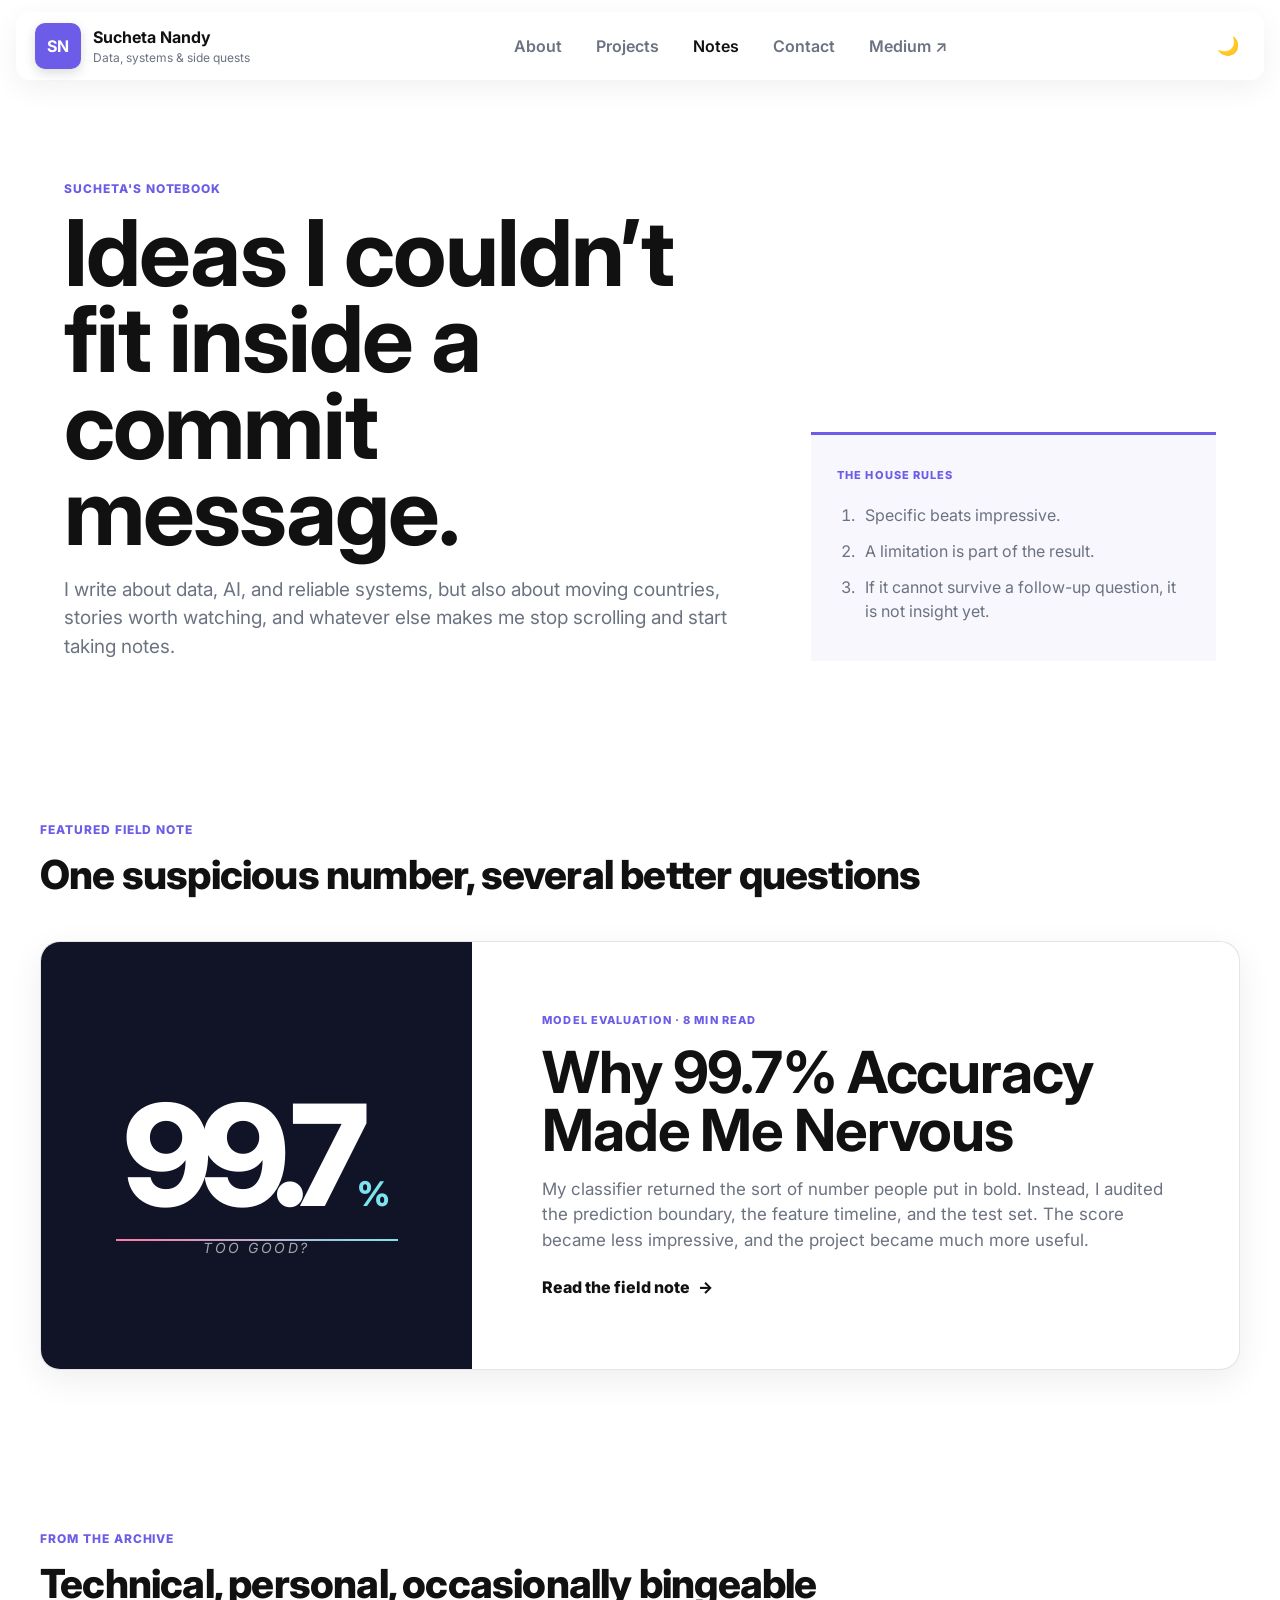
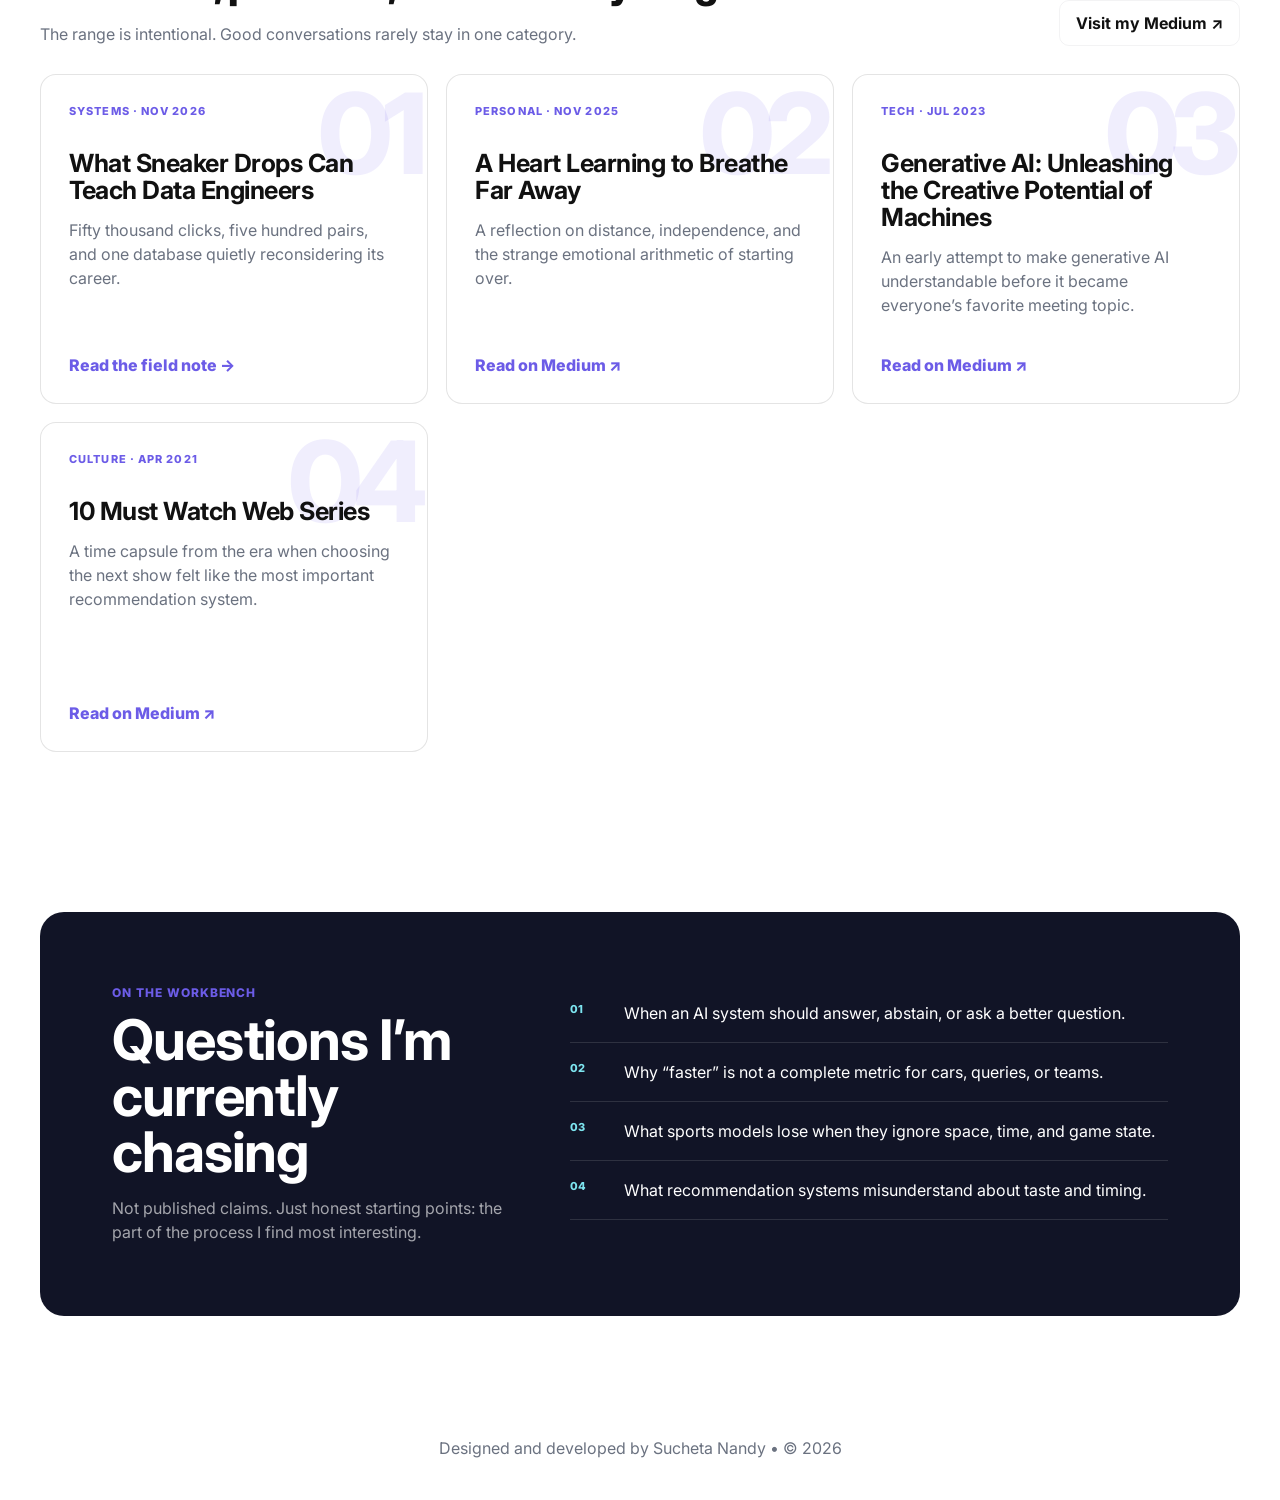
<file: notes.html>
<!doctype html>
<html lang="en">

<head>
  <meta charset="utf-8" />
  <meta name="viewport" content="width=device-width, initial-scale=1" />
  <title>Notes | Sucheta Nandy</title>
  <meta name="description" content="Sucheta Nandy writes about data, AI, systems, model evaluation, and the human stories around technical work." />
  <link rel="canonical" href="https://sucheta-nandy.github.io/notes.html" />
  <link rel="icon" type="image/png" href="images/favourite.png" />
  <meta name="theme-color" content="#6c5ce7" />
  <meta property="og:type" content="website" />
  <meta property="og:title" content="Notes | Sucheta Nandy" />
  <meta property="og:description" content="Data, AI, systems, and the questions that survive the notebook." />
  <meta property="og:url" content="https://sucheta-nandy.github.io/notes.html" />
  <meta property="og:image" content="https://sucheta-nandy.github.io/assets/images/portfolio-social-preview.png" />
  <link rel="preconnect" href="https://fonts.googleapis.com" />
  <link rel="preconnect" href="https://fonts.gstatic.com" crossorigin />
  <link href="https://fonts.googleapis.com/css2?family=Inter:wght@400;500;600;700;800&amp;display=swap" rel="stylesheet" />
  <link rel="stylesheet" href="style.css?v=20261109-2" />
</head>

<body data-theme="light">
  <header class="nav glass">
    <a class="brand brand-link" href="index.html" aria-label="Sucheta Nandy home">
      <div class="logo">SN</div>
      <div class="brand-text">
        <div class="name">Sucheta Nandy</div>
        <div class="subtitle">Data, systems &amp; side quests</div>
      </div>
    </a>

    <nav class="nav-links">
      <a href="index.html#about">About</a>
      <a href="index.html#projects">Projects</a>
      <a class="active-link" href="notes.html">Notes</a>
      <a href="index.html#contact">Contact</a>
      <a href="https://medium.com/@suchetanandy" target="_blank" rel="noopener noreferrer">Medium ↗</a>
    </nav>

    <div class="controls">
      <button id="themeToggle" aria-label="Toggle theme">🌙</button>
      <button id="menuToggle" class="mobile-only" aria-label="Open menu">☰</button>
    </div>
  </header>

  <div id="mobileMenu" class="mobile-menu">
    <a href="index.html#about">About</a>
    <a href="index.html#projects">Projects</a>
    <a href="notes.html">Notes</a>
    <a href="index.html#contact">Contact</a>
    <a href="https://medium.com/@suchetanandy" target="_blank" rel="noopener noreferrer">Medium ↗</a>
  </div>

  <main>
    <section class="notes-hero container fade-up">
      <div class="notes-hero-copy">
        <div class="section-kicker">Sucheta's notebook</div>
        <h1>Ideas I couldn’t fit inside a commit message.</h1>
        <p>
          I write about data, AI, and reliable systems, but also about moving
          countries, stories worth watching, and whatever else makes me stop
          scrolling and start taking notes.
        </p>
      </div>

      <aside class="notes-manifesto" aria-label="Writing principles">
        <span>THE HOUSE RULES</span>
        <ol>
          <li>Specific beats impressive.</li>
          <li>A limitation is part of the result.</li>
          <li>If it cannot survive a follow-up question, it is not insight yet.</li>
        </ol>
      </aside>
    </section>

    <section class="section container fade-up">
      <div class="section-heading-row">
        <div>
          <div class="section-kicker">Featured field note</div>
          <h2 class="section-title">One suspicious number, several better questions</h2>
        </div>
      </div>

      <a class="feature-story" href="notes/why-99-7-accuracy-made-me-nervous.html">
        <div class="feature-score" aria-hidden="true">
          <span>99.7</span><small>%</small>
          <div class="score-line"></div>
          <em>too good?</em>
        </div>
        <div class="feature-copy">
          <span class="note-index">MODEL EVALUATION · 8 MIN READ</span>
          <h3>Why 99.7% Accuracy Made Me Nervous</h3>
          <p>
            My classifier returned the sort of number people put in bold.
            Instead, I audited the prediction boundary, the feature timeline,
            and the test set. The score became less impressive, and the project
            became much more useful.
          </p>
          <span class="note-read">Read the field note <span aria-hidden="true">→</span></span>
        </div>
      </a>
    </section>

    <section class="section container fade-up">
      <div class="section-heading-row">
        <div>
          <div class="section-kicker">From the archive</div>
          <h2 class="section-title">Technical, personal, occasionally bingeable</h2>
          <p class="section-intro">The range is intentional. Good conversations rarely stay in one category.</p>
        </div>
        <a class="btn outline" href="https://medium.com/@suchetanandy" target="_blank" rel="noopener noreferrer">Visit my Medium ↗</a>
      </div>

      <div class="writing-grid">
        <a class="writing-card fade-up" href="notes/what-sneaker-drops-teach-data-engineers.html">
          <span class="writing-number">01</span>
          <div class="writing-meta">SYSTEMS · NOV 2026</div>
          <h3>What Sneaker Drops Can Teach Data Engineers</h3>
          <p>Fifty thousand clicks, five hundred pairs, and one database quietly reconsidering its career.</p>
          <span class="note-read">Read the field note →</span>
        </a>

        <a class="writing-card fade-up" href="https://suchetanandy.medium.com/a-heart-learning-to-breathe-far-away-a83a9ca3fe52" target="_blank" rel="noopener noreferrer">
          <span class="writing-number">02</span>
          <div class="writing-meta">PERSONAL · NOV 2025</div>
          <h3>A Heart Learning to Breathe Far Away</h3>
          <p>A reflection on distance, independence, and the strange emotional arithmetic of starting over.</p>
          <span class="note-read">Read on Medium ↗</span>
        </a>

        <a class="writing-card fade-up" href="https://suchetanandy.medium.com/generative-ai-unleashing-the-creative-potential-of-machines-74138501072c" target="_blank" rel="noopener noreferrer">
          <span class="writing-number">03</span>
          <div class="writing-meta">TECH · JUL 2023</div>
          <h3>Generative AI: Unleashing the Creative Potential of Machines</h3>
          <p>An early attempt to make generative AI understandable before it became everyone’s favorite meeting topic.</p>
          <span class="note-read">Read on Medium ↗</span>
        </a>

        <a class="writing-card fade-up" href="https://suchetanandy.medium.com/10-must-watch-web-series-e3c1bb55f18b" target="_blank" rel="noopener noreferrer">
          <span class="writing-number">04</span>
          <div class="writing-meta">CULTURE · APR 2021</div>
          <h3>10 Must Watch Web Series</h3>
          <p>A time capsule from the era when choosing the next show felt like the most important recommendation system.</p>
          <span class="note-read">Read on Medium ↗</span>
        </a>
      </div>
    </section>

    <section class="section container fade-up">
      <div class="curiosity-board">
        <div>
          <div class="section-kicker">On the workbench</div>
          <h2>Questions I’m currently chasing</h2>
          <p>Not published claims. Just honest starting points: the part of the process I find most interesting.</p>
        </div>
        <ul>
          <li><span>01</span> When an AI system should answer, abstain, or ask a better question.</li>
          <li><span>02</span> Why “faster” is not a complete metric for cars, queries, or teams.</li>
          <li><span>03</span> What sports models lose when they ignore space, time, and game state.</li>
          <li><span>04</span> What recommendation systems misunderstand about taste and timing.</li>
        </ul>
      </div>
    </section>
  </main>

  <footer class="footer">
    <div>Designed and developed by Sucheta Nandy • © <span id="year"></span></div>
  </footer>

  <script src="script.js?v=20261109-1"></script>
</body>
</html>
</file>
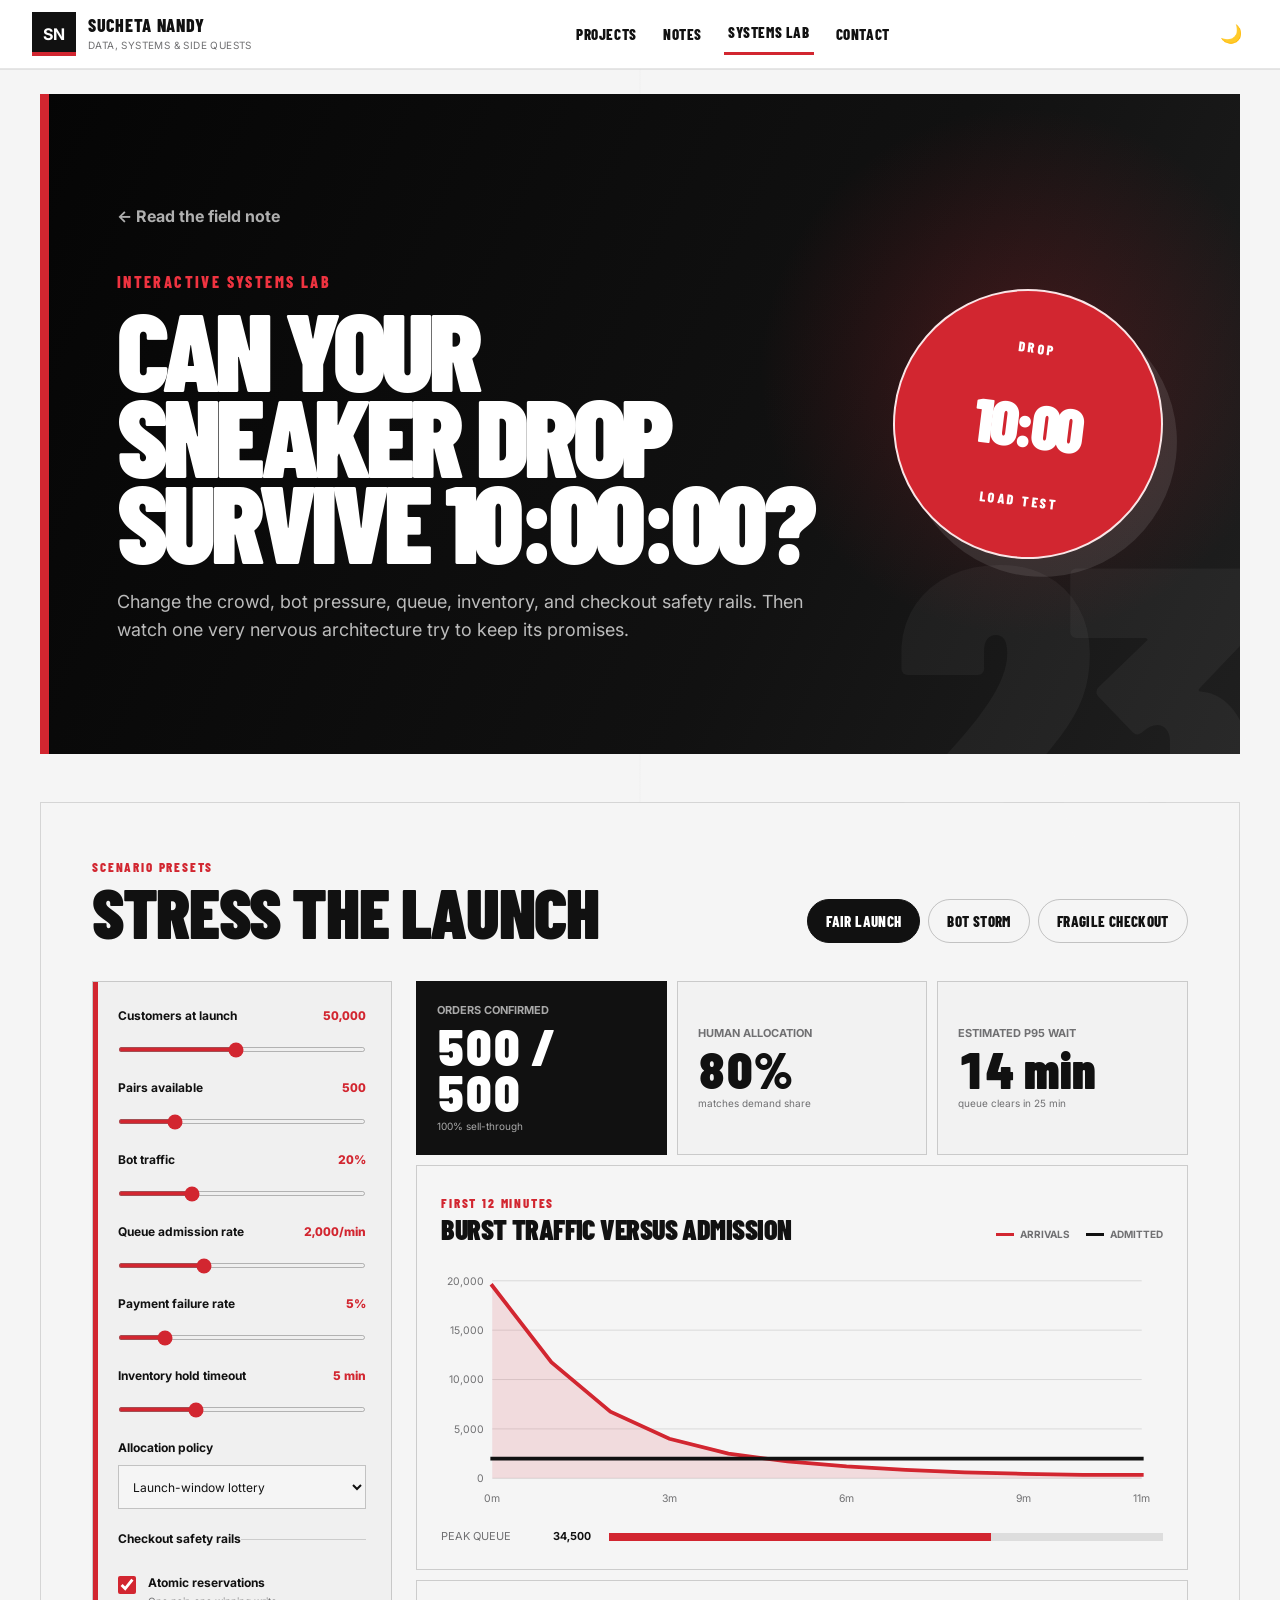
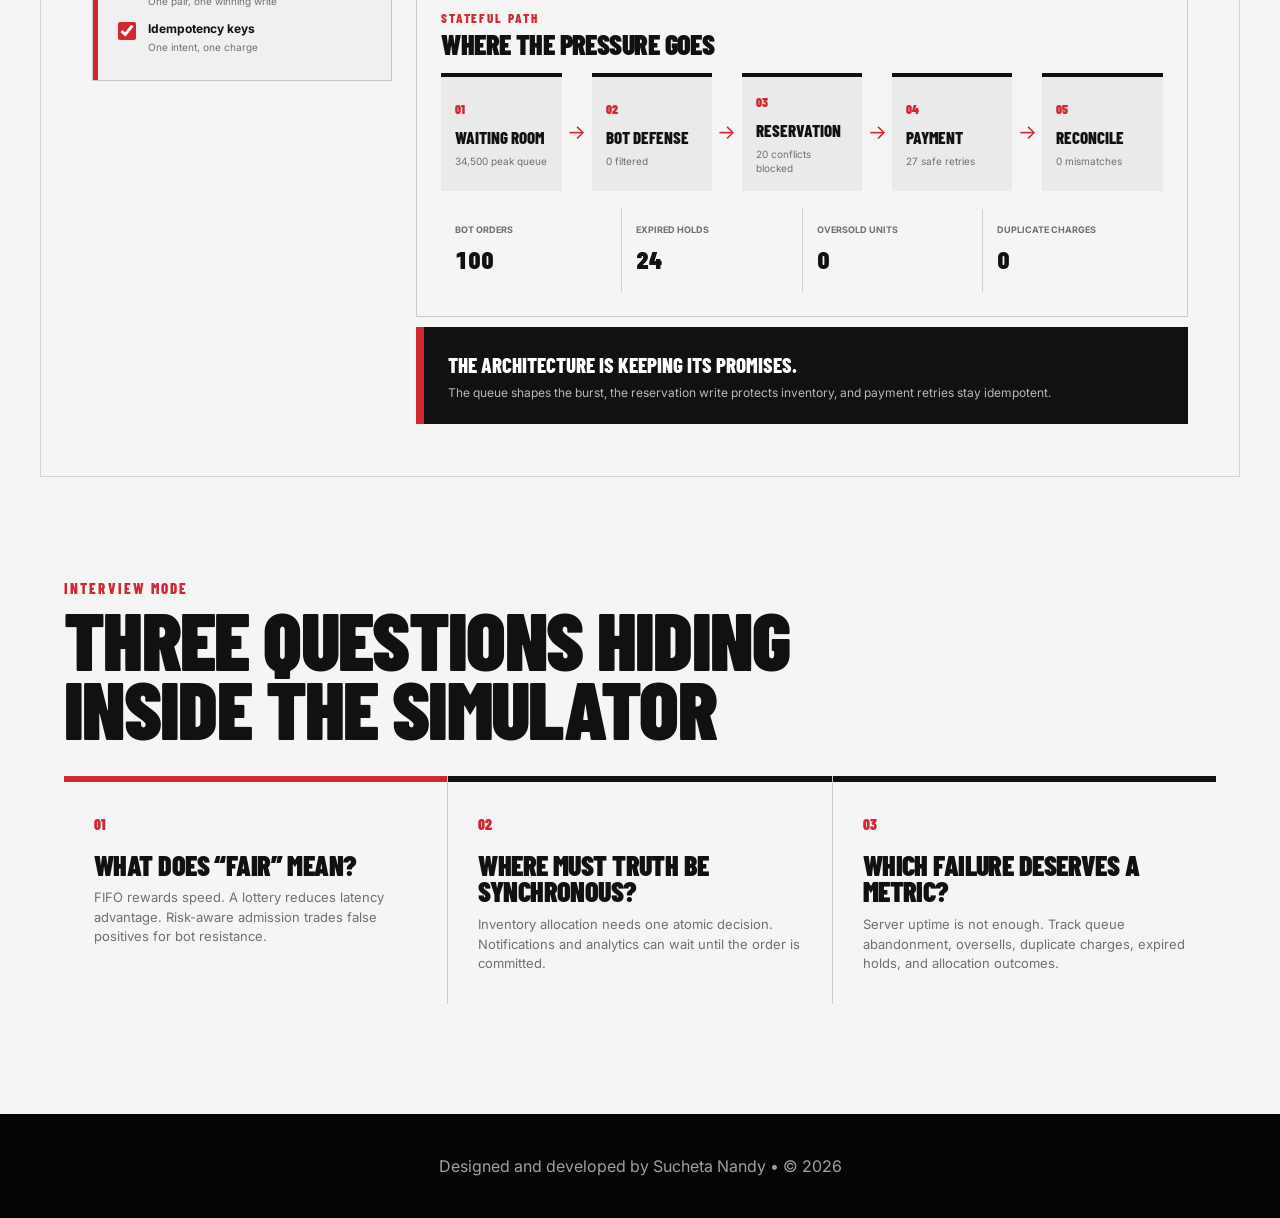
<file: sneaker-drop-lab.html>
<!doctype html>
<html lang="en">

<head>
  <meta charset="utf-8" />
  <meta name="viewport" content="width=device-width, initial-scale=1" />
  <title>Sneaker Drop Systems Lab | Sucheta Nandy</title>
  <meta name="description" content="An interactive distributed-systems simulator for sneaker drops, burst traffic, bot pressure, inventory races, payments, and fairness." />
  <link rel="canonical" href="https://sucheta-nandy.github.io/sneaker-drop-lab.html" />
  <link rel="icon" type="image/png" href="images/favourite.png" />
  <meta name="theme-color" content="#050505" />
  <meta property="og:type" content="website" />
  <meta property="og:title" content="Sneaker Drop Systems Lab" />
  <meta property="og:description" content="Stress-test a sneaker launch. Change the crowd, bots, queue, inventory, and safety rails to see which promises survive." />
  <meta property="og:url" content="https://sucheta-nandy.github.io/sneaker-drop-lab.html" />
  <meta property="og:image" content="https://sucheta-nandy.github.io/assets/images/sneaker-drop-hero.png" />
  <link rel="preconnect" href="https://fonts.googleapis.com" />
  <link rel="preconnect" href="https://fonts.gstatic.com" crossorigin />
  <link href="https://fonts.googleapis.com/css2?family=Barlow+Condensed:wght@700;800;900&amp;family=Inter:wght@400;500;600;700;800&amp;display=swap" rel="stylesheet" />
  <link rel="stylesheet" href="style.css?v=20261109-5" />
  <link rel="stylesheet" href="sneaker-drop-lab.css?v=20261109-2" />
</head>

<body class="lab-shell" data-theme="light">
  <header class="nav glass">
    <a class="brand brand-link" href="index.html" aria-label="Sucheta Nandy home">
      <div class="logo">SN</div>
      <div class="brand-text">
        <div class="name">Sucheta Nandy</div>
        <div class="subtitle">Data, systems &amp; side quests</div>
      </div>
    </a>

    <nav class="nav-links">
      <a href="index.html#projects">Projects</a>
      <a href="notes.html">Notes</a>
      <a class="active-link" href="sneaker-drop-lab.html">Systems Lab</a>
      <a href="index.html#contact">Contact</a>
    </nav>

    <div class="controls">
      <button id="themeToggle" aria-label="Toggle theme">🌙</button>
      <button id="menuToggle" class="mobile-only" aria-label="Open menu">☰</button>
    </div>
  </header>

  <div id="mobileMenu" class="mobile-menu">
    <a href="index.html#projects">Projects</a>
    <a href="notes.html">Notes</a>
    <a href="sneaker-drop-lab.html">Systems Lab</a>
    <a href="index.html#contact">Contact</a>
  </div>

  <main class="lab-page">
    <section class="lab-hero container fade-up">
      <div class="lab-hero-copy">
        <a class="back-link" href="notes/what-sneaker-drops-teach-data-engineers.html">← Read the field note</a>
        <div class="section-kicker">Interactive systems lab</div>
        <h1>Can your sneaker drop survive 10:00:00?</h1>
        <p>
          Change the crowd, bot pressure, queue, inventory, and checkout safety rails.
          Then watch one very nervous architecture try to keep its promises.
        </p>
      </div>
      <div class="lab-hero-stamp" aria-hidden="true">
        <span>DROP</span>
        <strong>10:00</strong>
        <small>LOAD TEST</small>
      </div>
    </section>

    <section class="lab-workspace container fade-up" aria-labelledby="simulator-title">
      <div class="lab-toolbar">
        <div>
          <span class="lab-eyebrow">Scenario presets</span>
          <h2 id="simulator-title">Stress the launch</h2>
        </div>
        <div class="preset-buttons" aria-label="Scenario presets">
          <button class="preset-button active" type="button" data-preset="fair">Fair launch</button>
          <button class="preset-button" type="button" data-preset="bots">Bot storm</button>
          <button class="preset-button" type="button" data-preset="fragile">Fragile checkout</button>
        </div>
      </div>

      <div class="lab-layout">
        <form class="lab-controls" id="labControls">
          <div class="control-group">
            <label for="customers">
              <span>Customers at launch</span>
              <output id="customersValue" for="customers">50,000</output>
            </label>
            <input id="customers" name="customers" type="range" min="5000" max="100000" step="5000" value="50000" />
          </div>

          <div class="control-group">
            <label for="inventory">
              <span>Pairs available</span>
              <output id="inventoryValue" for="inventory">500</output>
            </label>
            <input id="inventory" name="inventory" type="range" min="100" max="2000" step="100" value="500" />
          </div>

          <div class="control-group">
            <label for="bots">
              <span>Bot traffic</span>
              <output id="botsValue" for="bots">35%</output>
            </label>
            <input id="bots" name="bots" type="range" min="0" max="70" step="5" value="35" />
          </div>

          <div class="control-group">
            <label for="admission">
              <span>Queue admission rate</span>
              <output id="admissionValue" for="admission">1,500/min</output>
            </label>
            <input id="admission" name="admission" type="range" min="500" max="5000" step="250" value="1500" />
          </div>

          <div class="control-group">
            <label for="paymentFailure">
              <span>Payment failure rate</span>
              <output id="paymentFailureValue" for="paymentFailure">8%</output>
            </label>
            <input id="paymentFailure" name="paymentFailure" type="range" min="0" max="30" step="1" value="8" />
          </div>

          <div class="control-group">
            <label for="holdTtl">
              <span>Inventory hold timeout</span>
              <output id="holdTtlValue" for="holdTtl">5 min</output>
            </label>
            <input id="holdTtl" name="holdTtl" type="range" min="2" max="12" step="1" value="5" />
          </div>

          <div class="select-group">
            <label for="policy">Allocation policy</label>
            <select id="policy" name="policy">
              <option value="fifo">First come, first served</option>
              <option value="lottery" selected>Launch-window lottery</option>
              <option value="risk">Risk-aware queue</option>
            </select>
          </div>

          <fieldset class="safety-group">
            <legend>Checkout safety rails</legend>
            <label class="safety-toggle">
              <input id="atomic" name="atomic" type="checkbox" checked />
              <span><strong>Atomic reservations</strong><small>One pair, one winning write</small></span>
            </label>
            <label class="safety-toggle">
              <input id="idempotency" name="idempotency" type="checkbox" checked />
              <span><strong>Idempotency keys</strong><small>One intent, one charge</small></span>
            </label>
          </fieldset>
        </form>

        <div class="lab-results">
          <div class="metric-grid" aria-live="polite" id="metricSummary">
            <div class="metric-card">
              <span>Orders confirmed</span>
              <strong id="ordersMetric">500 / 500</strong>
              <small id="ordersContext">100% sell-through</small>
            </div>
            <div class="metric-card">
              <span>Human allocation</span>
              <strong id="humanMetric">65%</strong>
              <small id="humanContext">matches demand share</small>
            </div>
            <div class="metric-card">
              <span>Estimated p95 wait</span>
              <strong id="waitMetric">21.4 min</strong>
              <small id="waitContext">queue clears in 33.4 min</small>
            </div>
          </div>

          <section class="chart-panel" aria-labelledby="traffic-chart-title">
            <div class="panel-heading">
              <div>
                <span class="lab-eyebrow">First 12 minutes</span>
                <h3 id="traffic-chart-title">Burst traffic versus admission</h3>
              </div>
              <div class="chart-legend" aria-hidden="true">
                <span><i class="legend-arrivals"></i>Arrivals</span>
                <span><i class="legend-admitted"></i>Admitted</span>
              </div>
            </div>
            <svg id="trafficChart" viewBox="0 0 760 280" role="img" aria-labelledby="trafficChartTitle trafficChartDesc">
              <title id="trafficChartTitle">Traffic and queue admission over twelve minutes</title>
              <desc id="trafficChartDesc">The chart updates when simulator controls change.</desc>
              <g id="chartGrid"></g>
              <path id="arrivalsArea" class="arrivals-area" d=""></path>
              <path id="arrivalsLine" class="arrivals-line" d=""></path>
              <path id="admittedLine" class="admitted-line" d=""></path>
              <g id="chartLabels"></g>
            </svg>
            <div class="queue-pressure">
              <div>
                <span>Peak queue</span>
                <strong id="peakQueueValue">0</strong>
              </div>
              <div class="queue-track" aria-hidden="true"><span id="queueBar"></span></div>
            </div>
          </section>

          <section class="system-panel" aria-labelledby="system-flow-title">
            <div class="panel-heading">
              <div>
                <span class="lab-eyebrow">Stateful path</span>
                <h3 id="system-flow-title">Where the pressure goes</h3>
              </div>
            </div>

            <div class="system-flow">
              <div class="system-stage">
                <span>01</span>
                <strong>Waiting room</strong>
                <small id="queueStage">0 peak queue</small>
              </div>
              <div class="flow-arrow" aria-hidden="true">→</div>
              <div class="system-stage">
                <span>02</span>
                <strong>Bot defense</strong>
                <small id="botStage">0 filtered</small>
              </div>
              <div class="flow-arrow" aria-hidden="true">→</div>
              <div class="system-stage" id="inventoryStageCard">
                <span>03</span>
                <strong>Reservation</strong>
                <small id="inventoryStage">0 conflicts blocked</small>
              </div>
              <div class="flow-arrow" aria-hidden="true">→</div>
              <div class="system-stage" id="paymentStageCard">
                <span>04</span>
                <strong>Payment</strong>
                <small id="paymentStage">0 safe retries</small>
              </div>
              <div class="flow-arrow" aria-hidden="true">→</div>
              <div class="system-stage">
                <span>05</span>
                <strong>Reconcile</strong>
                <small id="reconcileStage">0 mismatches</small>
              </div>
            </div>

            <div class="failure-ledger" aria-live="polite">
              <div><span>Bot orders</span><strong id="botOrdersValue">0</strong></div>
              <div><span>Expired holds</span><strong id="expiredValue">0</strong></div>
              <div><span>Oversold units</span><strong id="oversoldValue">0</strong></div>
              <div><span>Duplicate charges</span><strong id="duplicatesValue">0</strong></div>
            </div>
          </section>

          <div class="model-note">
            <strong id="modelHeadline">The architecture is keeping its promises.</strong>
            <p id="modelExplanation">The queue shapes the burst, the reservation write protects inventory, and payment retries stay idempotent.</p>
          </div>
        </div>
      </div>
    </section>

    <section class="lab-lessons container fade-up">
      <div class="section-kicker">Interview mode</div>
      <h2>Three questions hiding inside the simulator</h2>
      <div class="lesson-grid">
        <article>
          <span>01</span>
          <h3>What does “fair” mean?</h3>
          <p>FIFO rewards speed. A lottery reduces latency advantage. Risk-aware admission trades false positives for bot resistance.</p>
        </article>
        <article>
          <span>02</span>
          <h3>Where must truth be synchronous?</h3>
          <p>Inventory allocation needs one atomic decision. Notifications and analytics can wait until the order is committed.</p>
        </article>
        <article>
          <span>03</span>
          <h3>Which failure deserves a metric?</h3>
          <p>Server uptime is not enough. Track queue abandonment, oversells, duplicate charges, expired holds, and allocation outcomes.</p>
        </article>
      </div>
    </section>
  </main>

  <footer class="footer">
    <div>Designed and developed by Sucheta Nandy • © <span id="year"></span></div>
  </footer>

  <script src="script.js?v=20261109-1"></script>
  <script src="sneaker-drop-lab.js?v=20261109-1"></script>
</body>
</html>
</file>
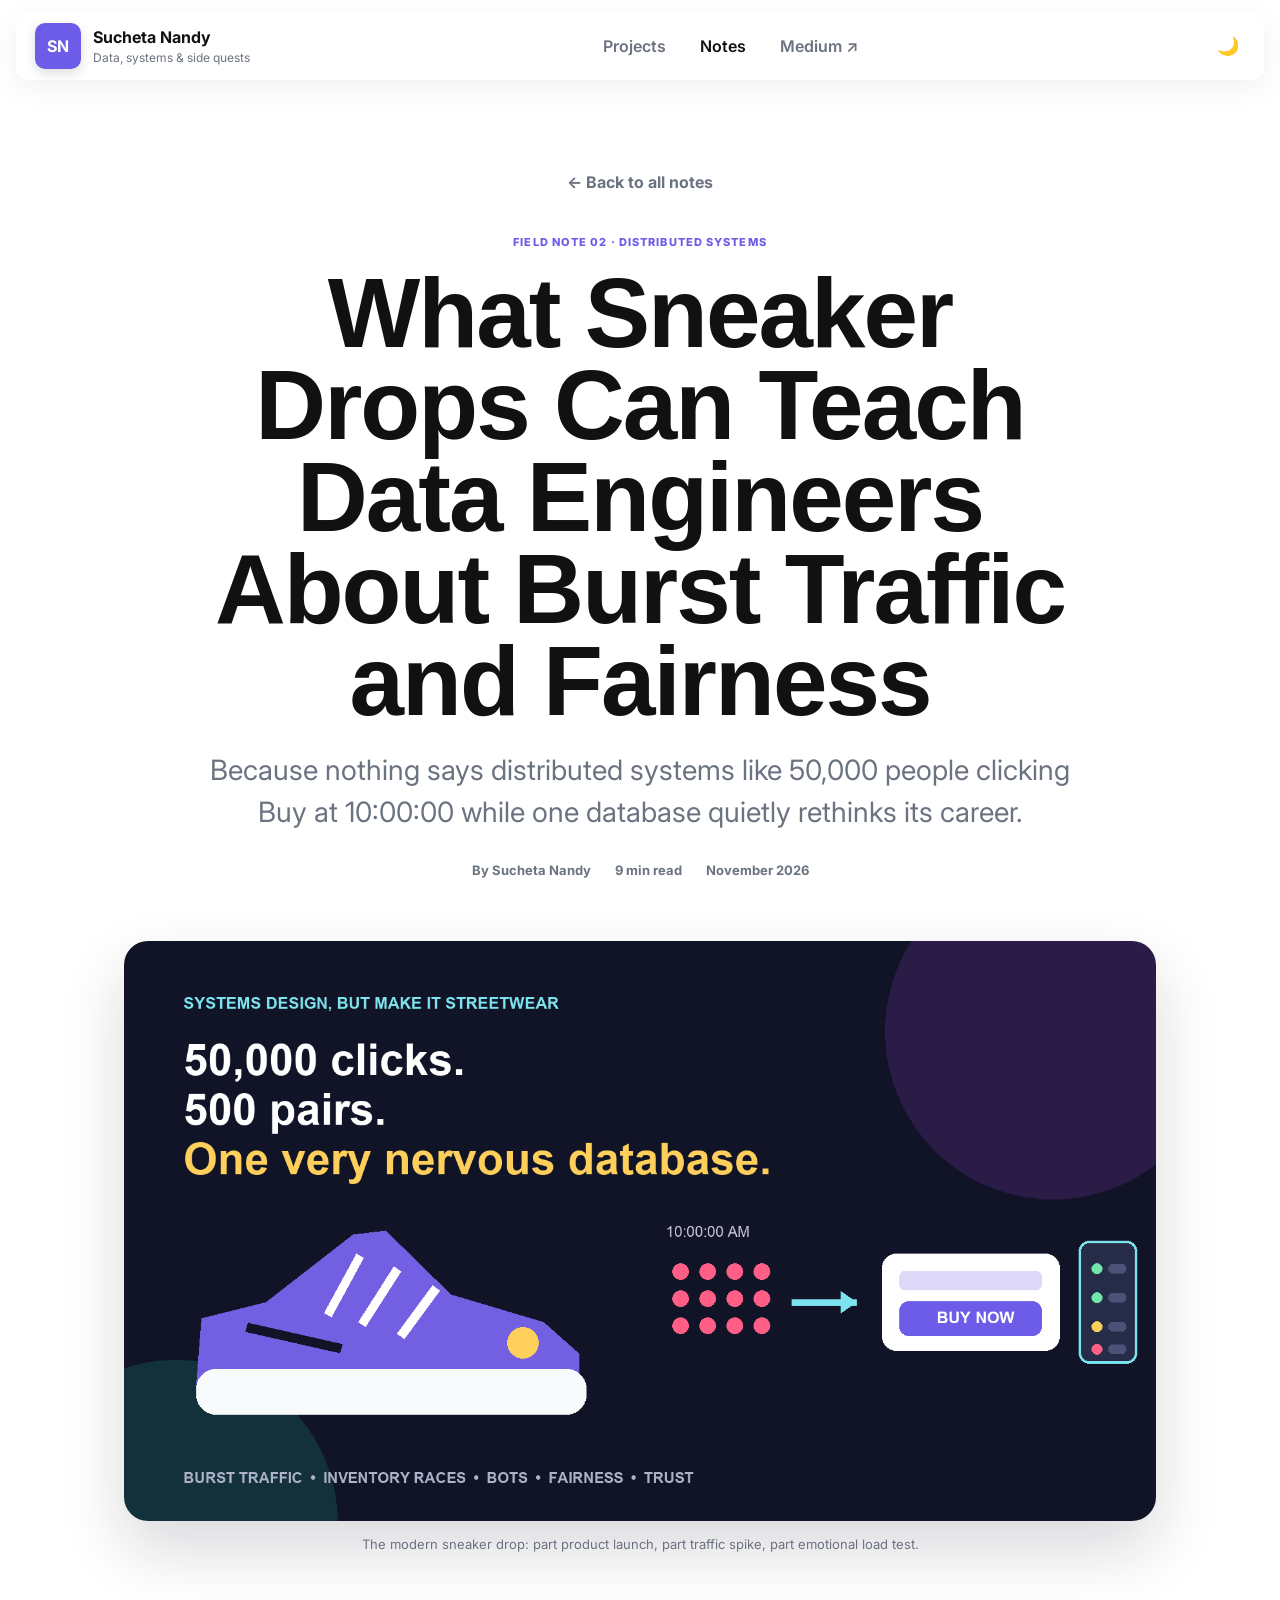
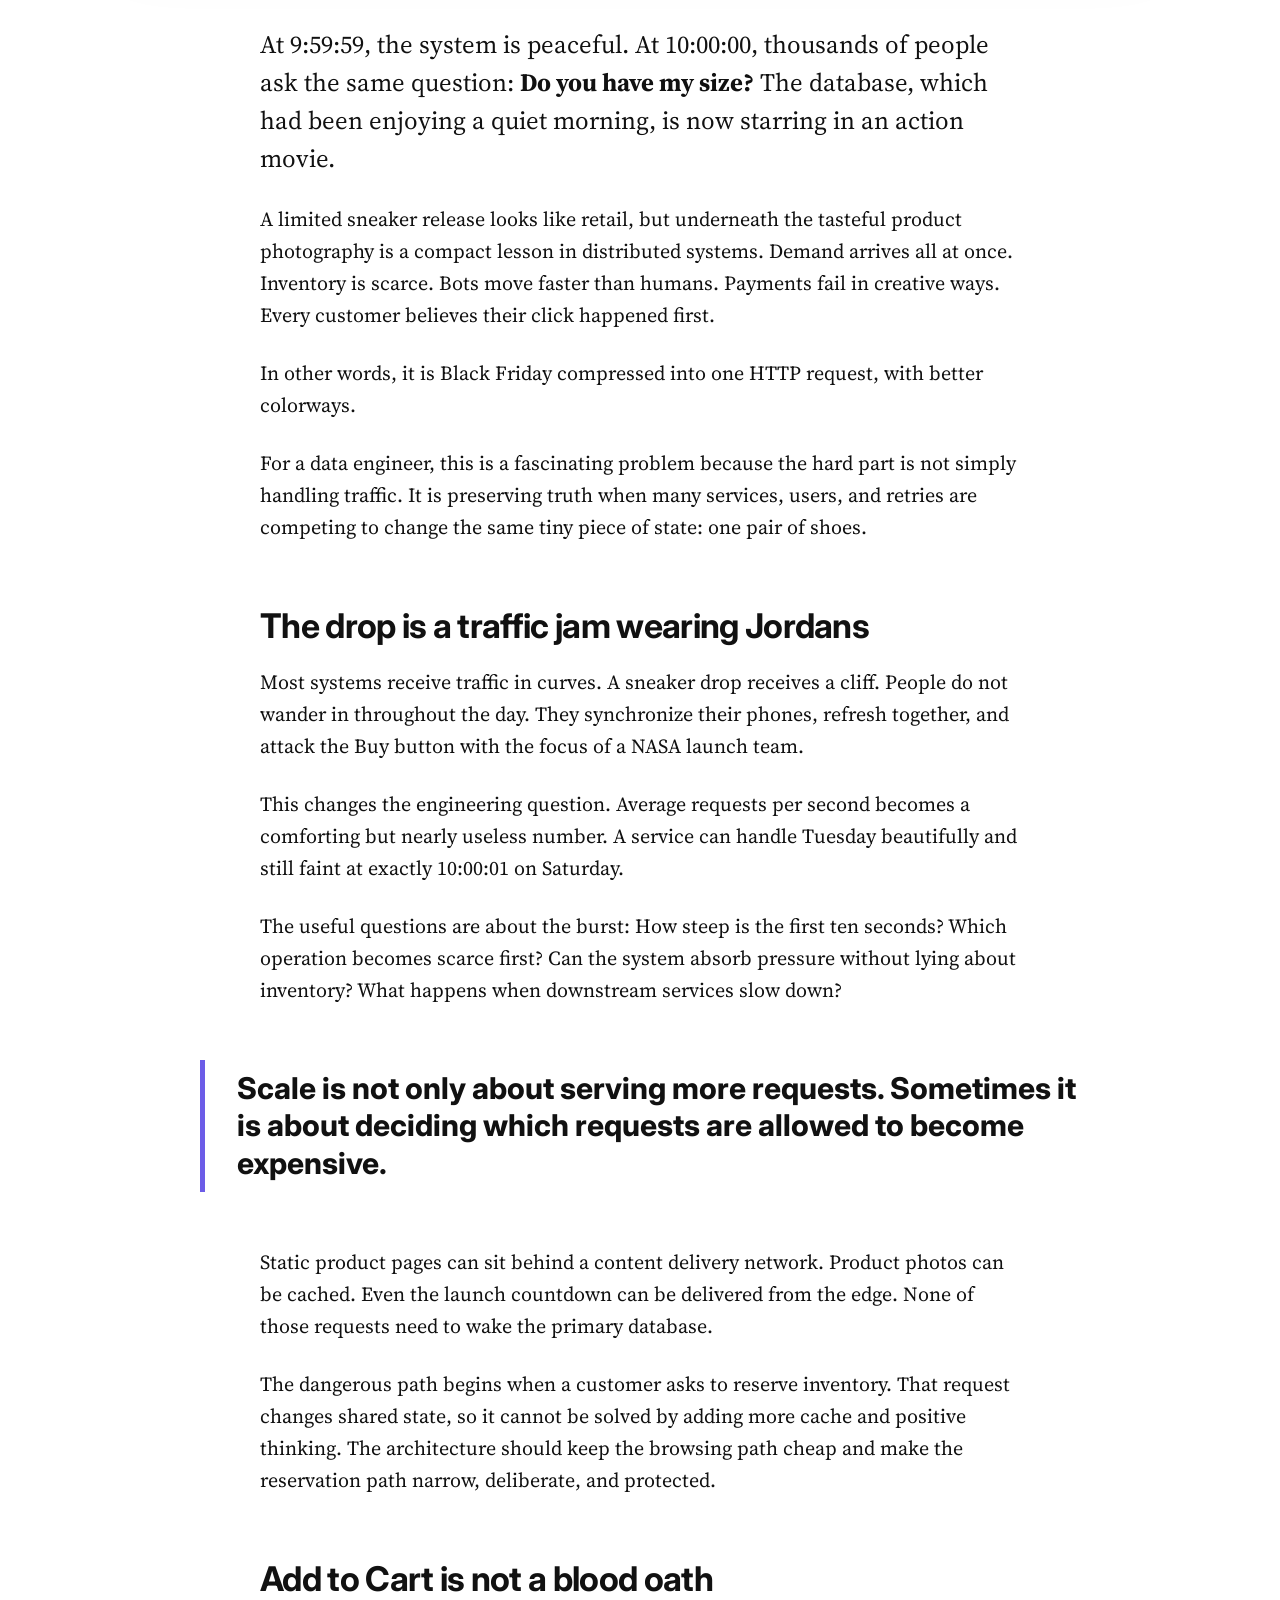
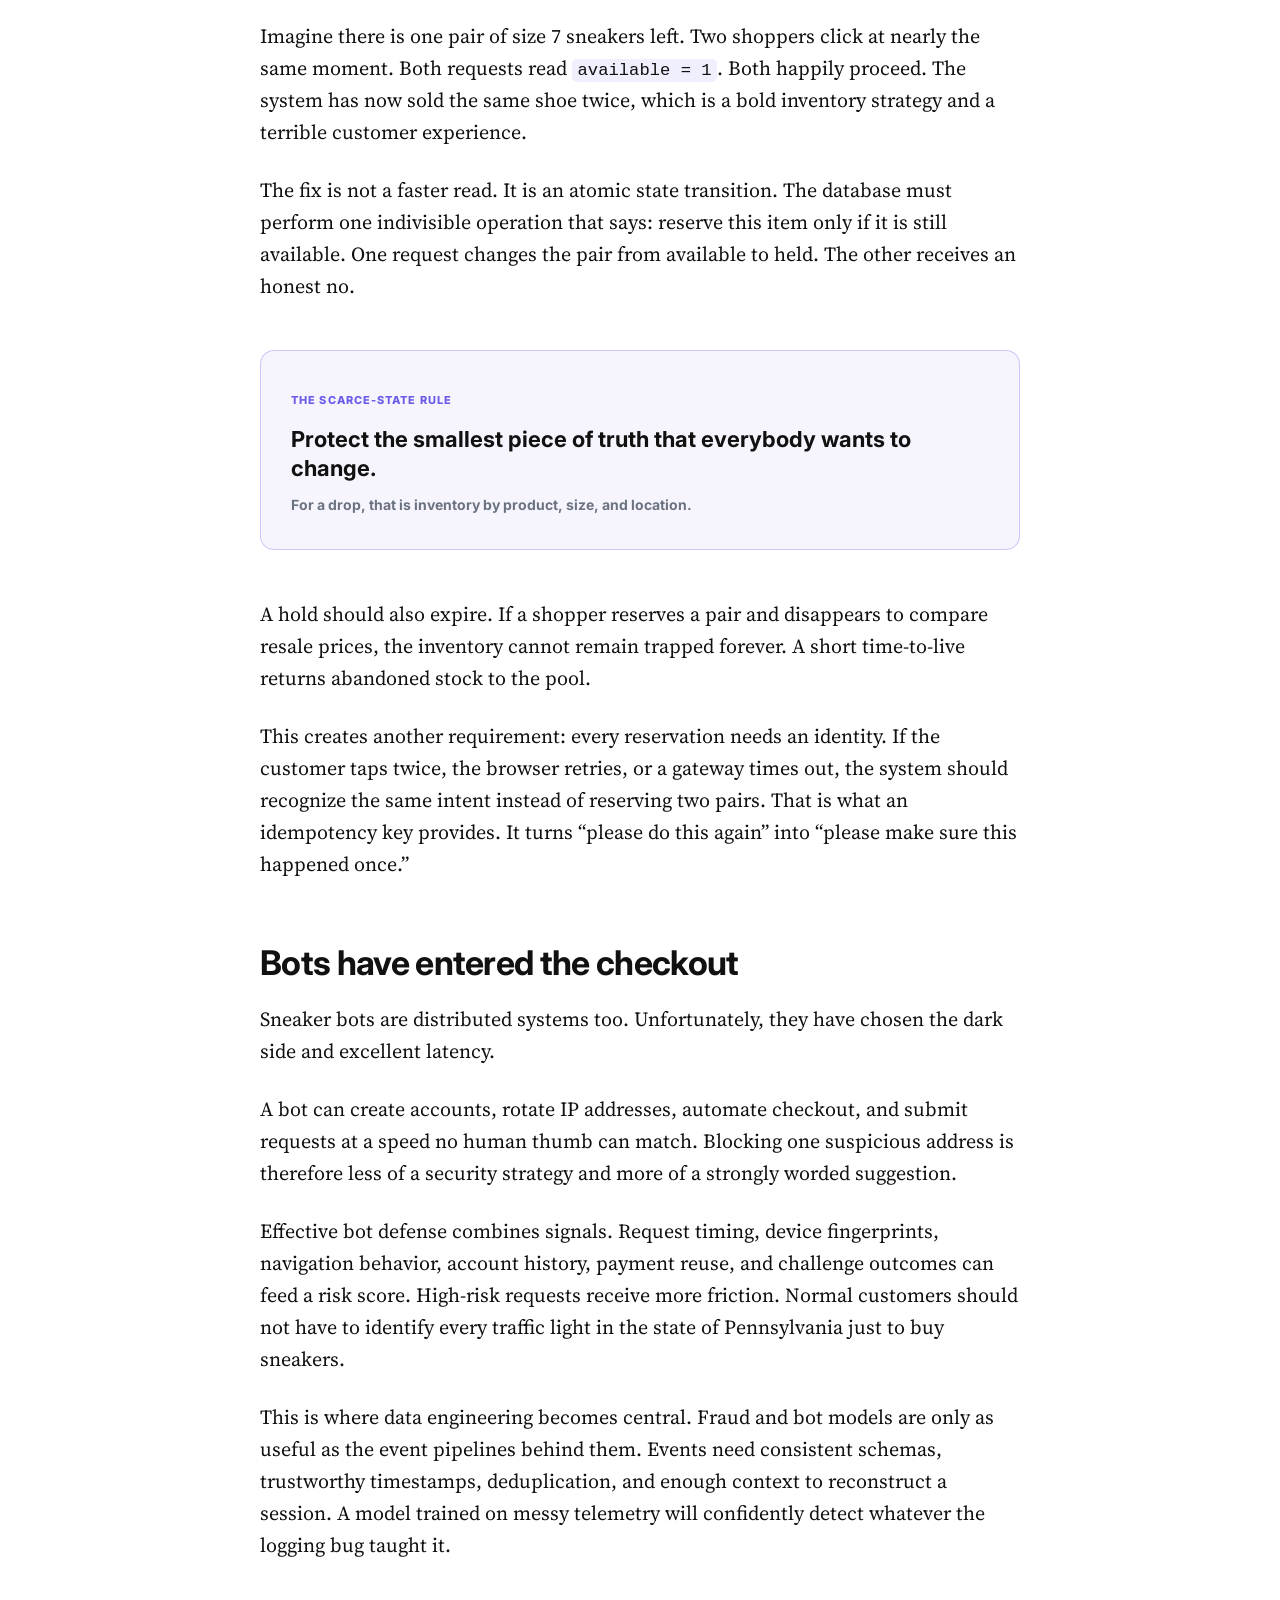
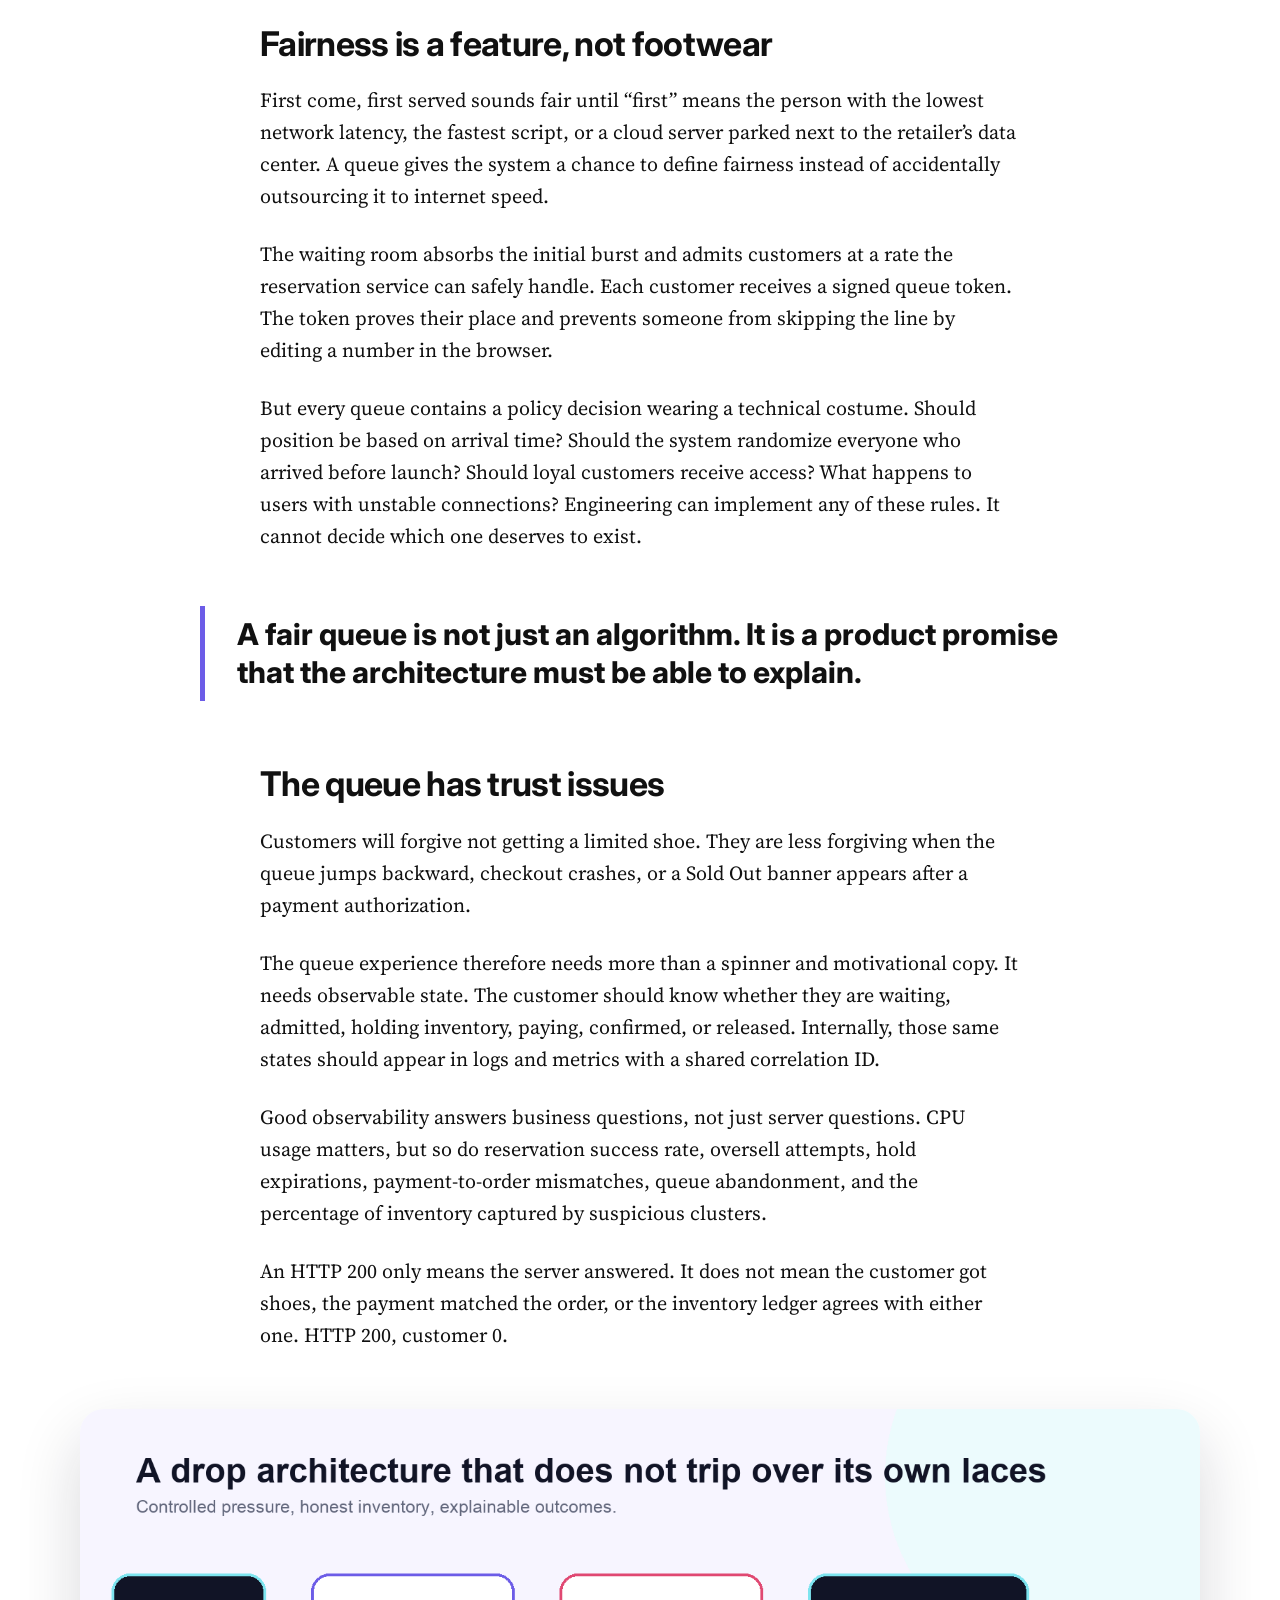
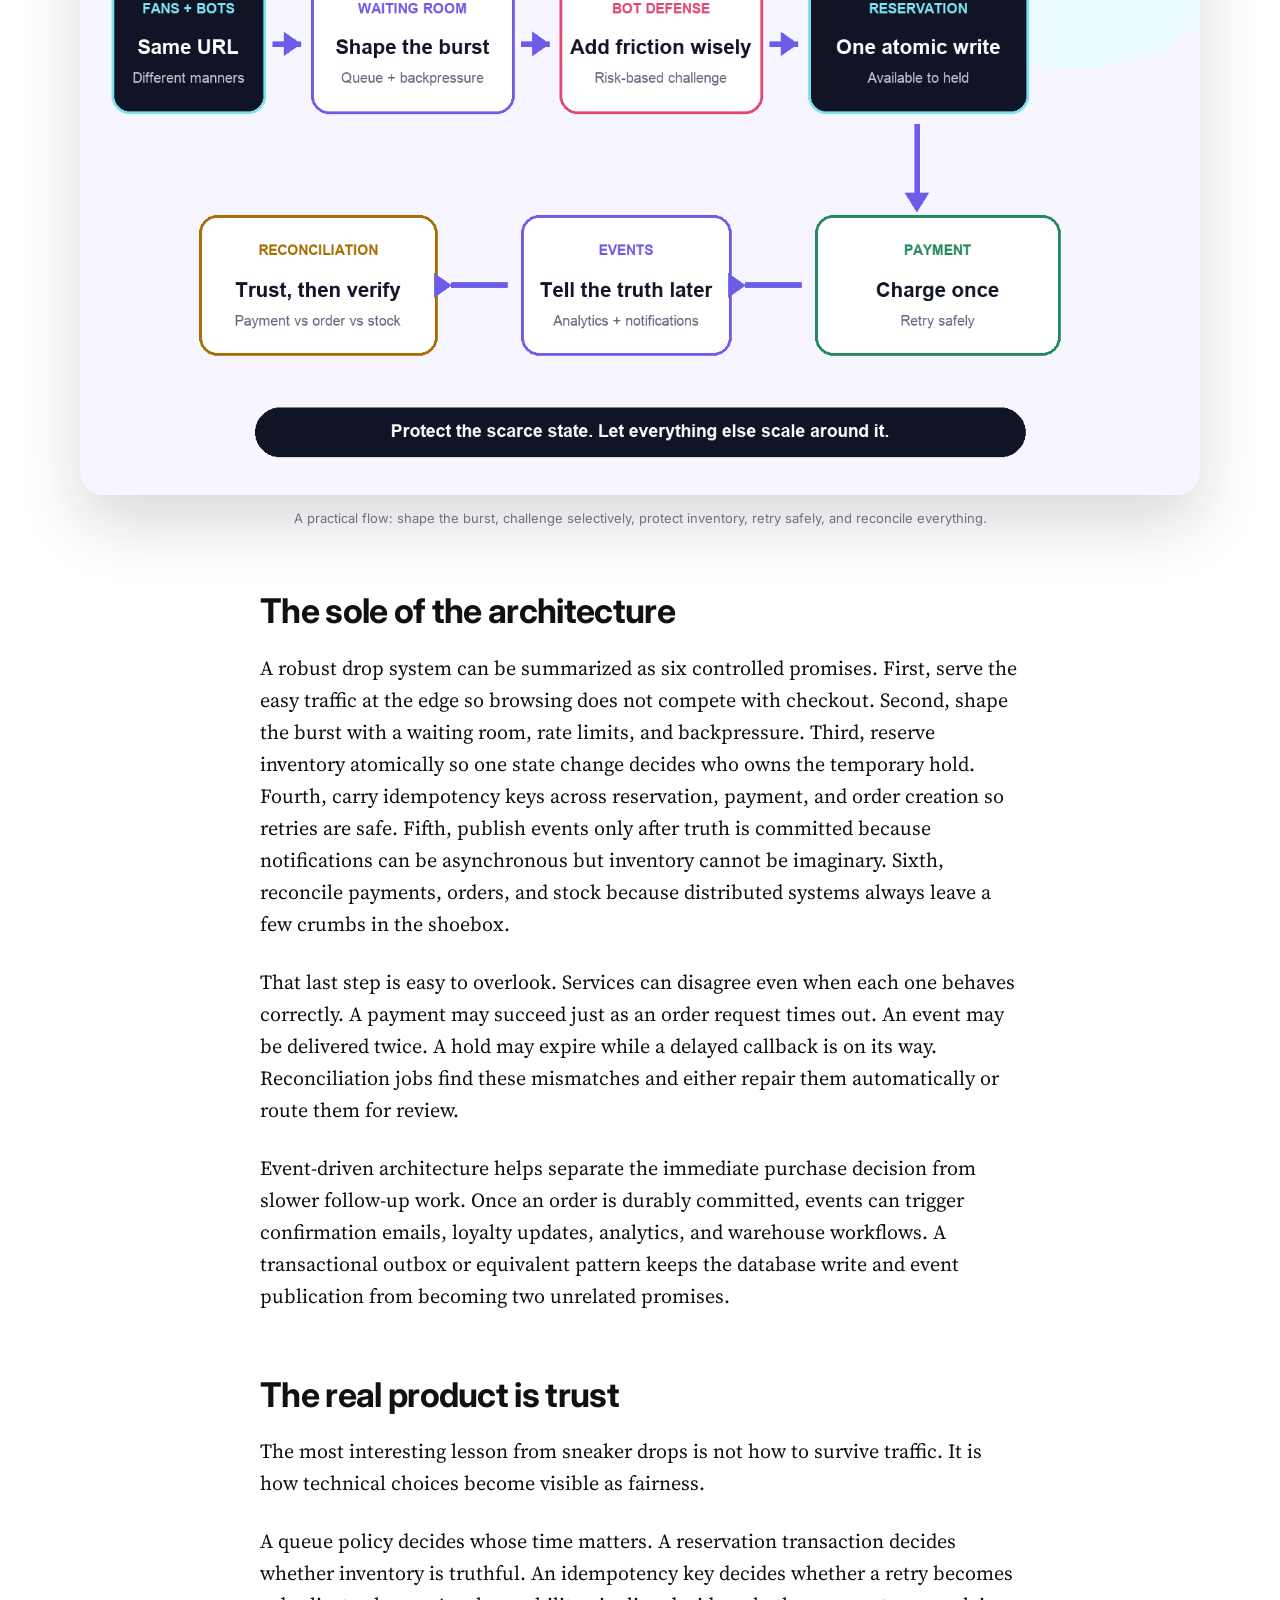
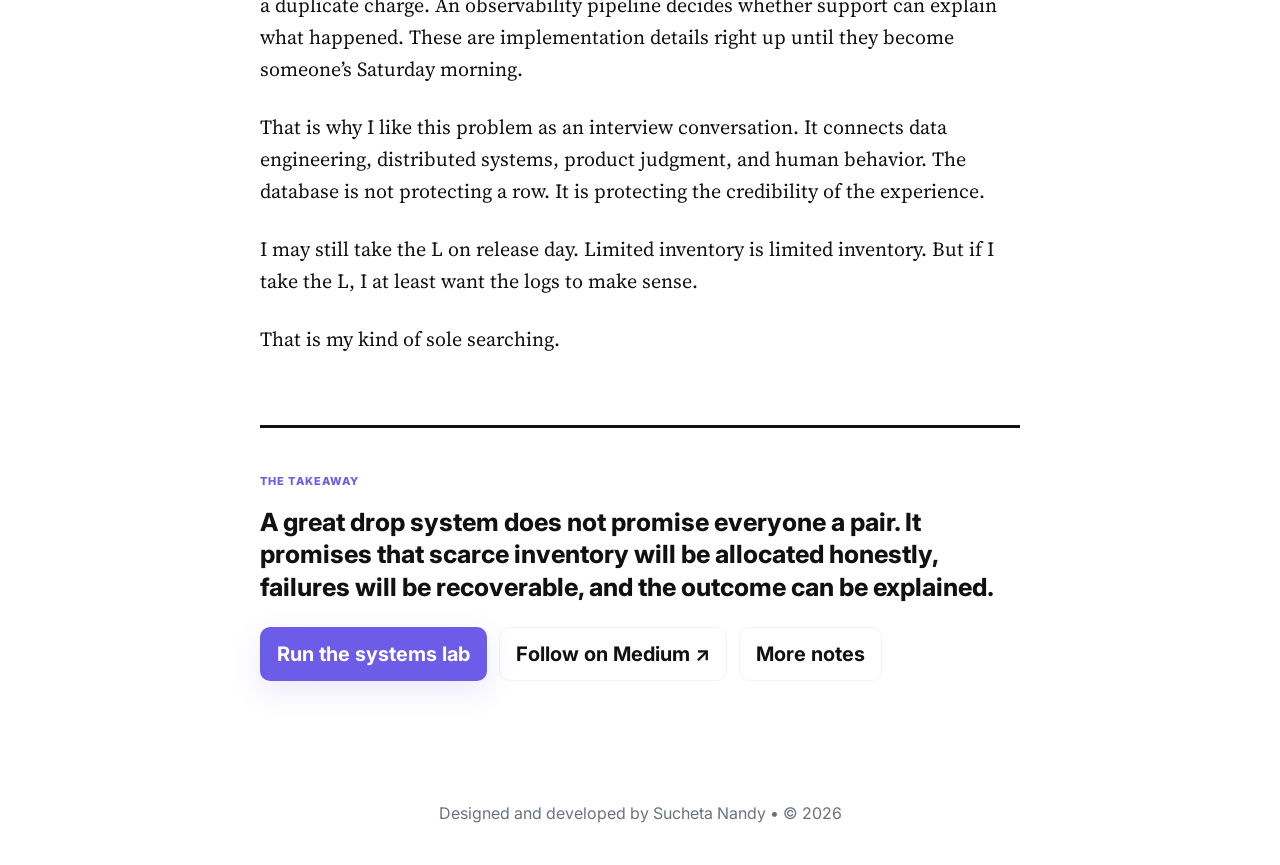
<file: notes/what-sneaker-drops-teach-data-engineers.html>
<!doctype html>
<html lang="en">

<head>
  <meta charset="utf-8" />
  <meta name="viewport" content="width=device-width, initial-scale=1" />
  <title>What Sneaker Drops Can Teach Data Engineers About Burst Traffic and Fairness | Sucheta Nandy</title>
  <meta name="description" content="A sneaker drop is distributed systems in a very expensive shoebox: burst traffic, inventory races, bots, queues, fairness, and trust." />
  <link rel="canonical" href="https://sucheta-nandy.github.io/notes/what-sneaker-drops-teach-data-engineers.html" />
  <link rel="icon" type="image/png" href="../images/favourite.png" />
  <meta name="theme-color" content="#6c5ce7" />
  <meta property="og:type" content="article" />
  <meta property="article:author" content="Sucheta Nandy" />
  <meta property="article:published_time" content="2026-11-09" />
  <meta property="og:title" content="What Sneaker Drops Can Teach Data Engineers About Burst Traffic and Fairness" />
  <meta property="og:description" content="Because nothing says distributed systems like 50,000 people clicking Buy at 10:00:00 while one database quietly rethinks its career." />
  <meta property="og:url" content="https://sucheta-nandy.github.io/notes/what-sneaker-drops-teach-data-engineers.html" />
  <meta property="og:image" content="https://sucheta-nandy.github.io/assets/images/sneaker-drop-hero.png" />
  <link rel="preconnect" href="https://fonts.googleapis.com" />
  <link rel="preconnect" href="https://fonts.gstatic.com" crossorigin />
  <link href="https://fonts.googleapis.com/css2?family=Inter:wght@400;500;600;700;800&amp;family=Source+Serif+4:opsz,wght@8..60,400;8..60,600;8..60,700&amp;display=swap" rel="stylesheet" />
  <link rel="stylesheet" href="../style.css?v=20261109-3" />
</head>

<body data-theme="light">
  <header class="nav glass">
    <a class="brand brand-link" href="../index.html" aria-label="Sucheta Nandy home">
      <div class="logo">SN</div>
      <div class="brand-text">
        <div class="name">Sucheta Nandy</div>
        <div class="subtitle">Data, systems &amp; side quests</div>
      </div>
    </a>

    <nav class="nav-links">
      <a href="../index.html#projects">Projects</a>
      <a class="active-link" href="../notes.html">Notes</a>
      <a href="https://medium.com/@suchetanandy" target="_blank" rel="noopener noreferrer">Medium ↗</a>
    </nav>

    <div class="controls">
      <button id="themeToggle" aria-label="Toggle theme">🌙</button>
      <button id="menuToggle" class="mobile-only" aria-label="Open menu">☰</button>
    </div>
  </header>

  <div id="mobileMenu" class="mobile-menu">
    <a href="../index.html#projects">Projects</a>
    <a href="../notes.html">Notes</a>
    <a href="https://medium.com/@suchetanandy" target="_blank" rel="noopener noreferrer">Medium ↗</a>
  </div>

  <main>
    <article class="article-shell">
      <header class="article-header fade-up">
        <a class="back-link" href="../notes.html">← Back to all notes</a>
        <div class="article-label">FIELD NOTE 02 · DISTRIBUTED SYSTEMS</div>
        <h1>What Sneaker Drops Can Teach Data Engineers About Burst Traffic and Fairness</h1>
        <p class="article-deck">
          Because nothing says distributed systems like 50,000 people clicking Buy at 10:00:00 while one database quietly rethinks its career.
        </p>
        <div class="article-byline">
          <span>By Sucheta Nandy</span>
          <span>9 min read</span>
          <span>November 2026</span>
        </div>
      </header>

      <figure class="article-image fade-up">
        <img src="../assets/images/sneaker-drop-hero.png" alt="A sneaker races through a burst of requests toward checkout and a nervous server." />
        <figcaption>The modern sneaker drop: part product launch, part traffic spike, part emotional load test.</figcaption>
      </figure>

      <div class="article-body fade-up">
        <p class="article-lede">
          At 9:59:59, the system is peaceful. At 10:00:00, thousands of people ask the same question: <strong>Do you have my size?</strong> The database, which had been enjoying a quiet morning, is now starring in an action movie.
        </p>

        <p>
          A limited sneaker release looks like retail, but underneath the tasteful product photography is a compact lesson in distributed systems. Demand arrives all at once. Inventory is scarce. Bots move faster than humans. Payments fail in creative ways. Every customer believes their click happened first.
        </p>

        <p>
          In other words, it is Black Friday compressed into one HTTP request, with better colorways.
        </p>

        <p>
          For a data engineer, this is a fascinating problem because the hard part is not simply handling traffic. It is preserving truth when many services, users, and retries are competing to change the same tiny piece of state: one pair of shoes.
        </p>

        <h2>The drop is a traffic jam wearing Jordans</h2>

        <p>
          Most systems receive traffic in curves. A sneaker drop receives a cliff. People do not wander in throughout the day. They synchronize their phones, refresh together, and attack the Buy button with the focus of a NASA launch team.
        </p>

        <p>
          This changes the engineering question. Average requests per second becomes a comforting but nearly useless number. A service can handle Tuesday beautifully and still faint at exactly 10:00:01 on Saturday.
        </p>

        <p>
          The useful questions are about the burst: How steep is the first ten seconds? Which operation becomes scarce first? Can the system absorb pressure without lying about inventory? What happens when downstream services slow down?
        </p>

        <blockquote>
          Scale is not only about serving more requests. Sometimes it is about deciding which requests are allowed to become expensive.
        </blockquote>

        <p>
          Static product pages can sit behind a content delivery network. Product photos can be cached. Even the launch countdown can be delivered from the edge. None of those requests need to wake the primary database.
        </p>

        <p>
          The dangerous path begins when a customer asks to reserve inventory. That request changes shared state, so it cannot be solved by adding more cache and positive thinking. The architecture should keep the browsing path cheap and make the reservation path narrow, deliberate, and protected.
        </p>

        <h2>Add to Cart is not a blood oath</h2>

        <p>
          Imagine there is one pair of size 7 sneakers left. Two shoppers click at nearly the same moment. Both requests read <code>available = 1</code>. Both happily proceed. The system has now sold the same shoe twice, which is a bold inventory strategy and a terrible customer experience.
        </p>

        <p>
          The fix is not a faster read. It is an atomic state transition. The database must perform one indivisible operation that says: reserve this item only if it is still available. One request changes the pair from available to held. The other receives an honest no.
        </p>

        <div class="article-callout">
          <span>THE SCARCE-STATE RULE</span>
          <p>Protect the smallest piece of truth that everybody wants to change.</p>
          <strong>For a drop, that is inventory by product, size, and location.</strong>
        </div>

        <p>
          A hold should also expire. If a shopper reserves a pair and disappears to compare resale prices, the inventory cannot remain trapped forever. A short time-to-live returns abandoned stock to the pool.
        </p>

        <p>
          This creates another requirement: every reservation needs an identity. If the customer taps twice, the browser retries, or a gateway times out, the system should recognize the same intent instead of reserving two pairs. That is what an idempotency key provides. It turns “please do this again” into “please make sure this happened once.”
        </p>

        <h2>Bots have entered the checkout</h2>

        <p>
          Sneaker bots are distributed systems too. Unfortunately, they have chosen the dark side and excellent latency.
        </p>

        <p>
          A bot can create accounts, rotate IP addresses, automate checkout, and submit requests at a speed no human thumb can match. Blocking one suspicious address is therefore less of a security strategy and more of a strongly worded suggestion.
        </p>

        <p>
          Effective bot defense combines signals. Request timing, device fingerprints, navigation behavior, account history, payment reuse, and challenge outcomes can feed a risk score. High-risk requests receive more friction. Normal customers should not have to identify every traffic light in the state of Pennsylvania just to buy sneakers.
        </p>

        <p>
          This is where data engineering becomes central. Fraud and bot models are only as useful as the event pipelines behind them. Events need consistent schemas, trustworthy timestamps, deduplication, and enough context to reconstruct a session. A model trained on messy telemetry will confidently detect whatever the logging bug taught it.
        </p>

        <h2>Fairness is a feature, not footwear</h2>

        <p>
          First come, first served sounds fair until “first” means the person with the lowest network latency, the fastest script, or a cloud server parked next to the retailer’s data center. A queue gives the system a chance to define fairness instead of accidentally outsourcing it to internet speed.
        </p>

        <p>
          The waiting room absorbs the initial burst and admits customers at a rate the reservation service can safely handle. Each customer receives a signed queue token. The token proves their place and prevents someone from skipping the line by editing a number in the browser.
        </p>

        <p>
          But every queue contains a policy decision wearing a technical costume. Should position be based on arrival time? Should the system randomize everyone who arrived before launch? Should loyal customers receive access? What happens to users with unstable connections? Engineering can implement any of these rules. It cannot decide which one deserves to exist.
        </p>

        <blockquote>
          A fair queue is not just an algorithm. It is a product promise that the architecture must be able to explain.
        </blockquote>

        <h2>The queue has trust issues</h2>

        <p>
          Customers will forgive not getting a limited shoe. They are less forgiving when the queue jumps backward, checkout crashes, or a Sold Out banner appears after a payment authorization.
        </p>

        <p>
          The queue experience therefore needs more than a spinner and motivational copy. It needs observable state. The customer should know whether they are waiting, admitted, holding inventory, paying, confirmed, or released. Internally, those same states should appear in logs and metrics with a shared correlation ID.
        </p>

        <p>
          Good observability answers business questions, not just server questions. CPU usage matters, but so do reservation success rate, oversell attempts, hold expirations, payment-to-order mismatches, queue abandonment, and the percentage of inventory captured by suspicious clusters.
        </p>

        <p>
          An HTTP 200 only means the server answered. It does not mean the customer got shoes, the payment matched the order, or the inventory ledger agrees with either one. HTTP 200, customer 0.
        </p>

        <figure class="article-image article-image-wide">
          <img src="../assets/images/sneaker-drop-architecture.png" alt="A resilient sneaker drop architecture with a waiting room, bot defense, atomic reservation, payment, events, and reconciliation." />
          <figcaption>A practical flow: shape the burst, challenge selectively, protect inventory, retry safely, and reconcile everything.</figcaption>
        </figure>

        <h2>The sole of the architecture</h2>

        <p>
          A robust drop system can be summarized as six controlled promises. First, serve the easy traffic at the edge so browsing does not compete with checkout. Second, shape the burst with a waiting room, rate limits, and backpressure. Third, reserve inventory atomically so one state change decides who owns the temporary hold. Fourth, carry idempotency keys across reservation, payment, and order creation so retries are safe. Fifth, publish events only after truth is committed because notifications can be asynchronous but inventory cannot be imaginary. Sixth, reconcile payments, orders, and stock because distributed systems always leave a few crumbs in the shoebox.
        </p>

        <p>
          That last step is easy to overlook. Services can disagree even when each one behaves correctly. A payment may succeed just as an order request times out. An event may be delivered twice. A hold may expire while a delayed callback is on its way. Reconciliation jobs find these mismatches and either repair them automatically or route them for review.
        </p>

        <p>
          Event-driven architecture helps separate the immediate purchase decision from slower follow-up work. Once an order is durably committed, events can trigger confirmation emails, loyalty updates, analytics, and warehouse workflows. A transactional outbox or equivalent pattern keeps the database write and event publication from becoming two unrelated promises.
        </p>

        <h2>The real product is trust</h2>

        <p>
          The most interesting lesson from sneaker drops is not how to survive traffic. It is how technical choices become visible as fairness.
        </p>

        <p>
          A queue policy decides whose time matters. A reservation transaction decides whether inventory is truthful. An idempotency key decides whether a retry becomes a duplicate charge. An observability pipeline decides whether support can explain what happened. These are implementation details right up until they become someone’s Saturday morning.
        </p>

        <p>
          That is why I like this problem as an interview conversation. It connects data engineering, distributed systems, product judgment, and human behavior. The database is not protecting a row. It is protecting the credibility of the experience.
        </p>

        <p>
          I may still take the L on release day. Limited inventory is limited inventory. But if I take the L, I at least want the logs to make sense.
        </p>

        <p>
          That is my kind of sole searching.
        </p>

        <footer class="article-footer">
          <div>
            <span>THE TAKEAWAY</span>
            <p>A great drop system does not promise everyone a pair. It promises that scarce inventory will be allocated honestly, failures will be recoverable, and the outcome can be explained.</p>
          </div>
          <div class="article-links">
            <a class="btn primary" href="../sneaker-drop-lab.html">Run the systems lab</a>
            <a class="btn outline" href="https://medium.com/@suchetanandy" target="_blank" rel="noopener noreferrer">Follow on Medium ↗</a>
            <a class="btn outline" href="../notes.html">More notes</a>
          </div>
        </footer>
      </div>
    </article>
  </main>

  <footer class="footer">
    <div>Designed and developed by Sucheta Nandy • © <span id="year"></span></div>
  </footer>

  <script src="../script.js?v=20261109-1"></script>
</body>
</html>
</file>
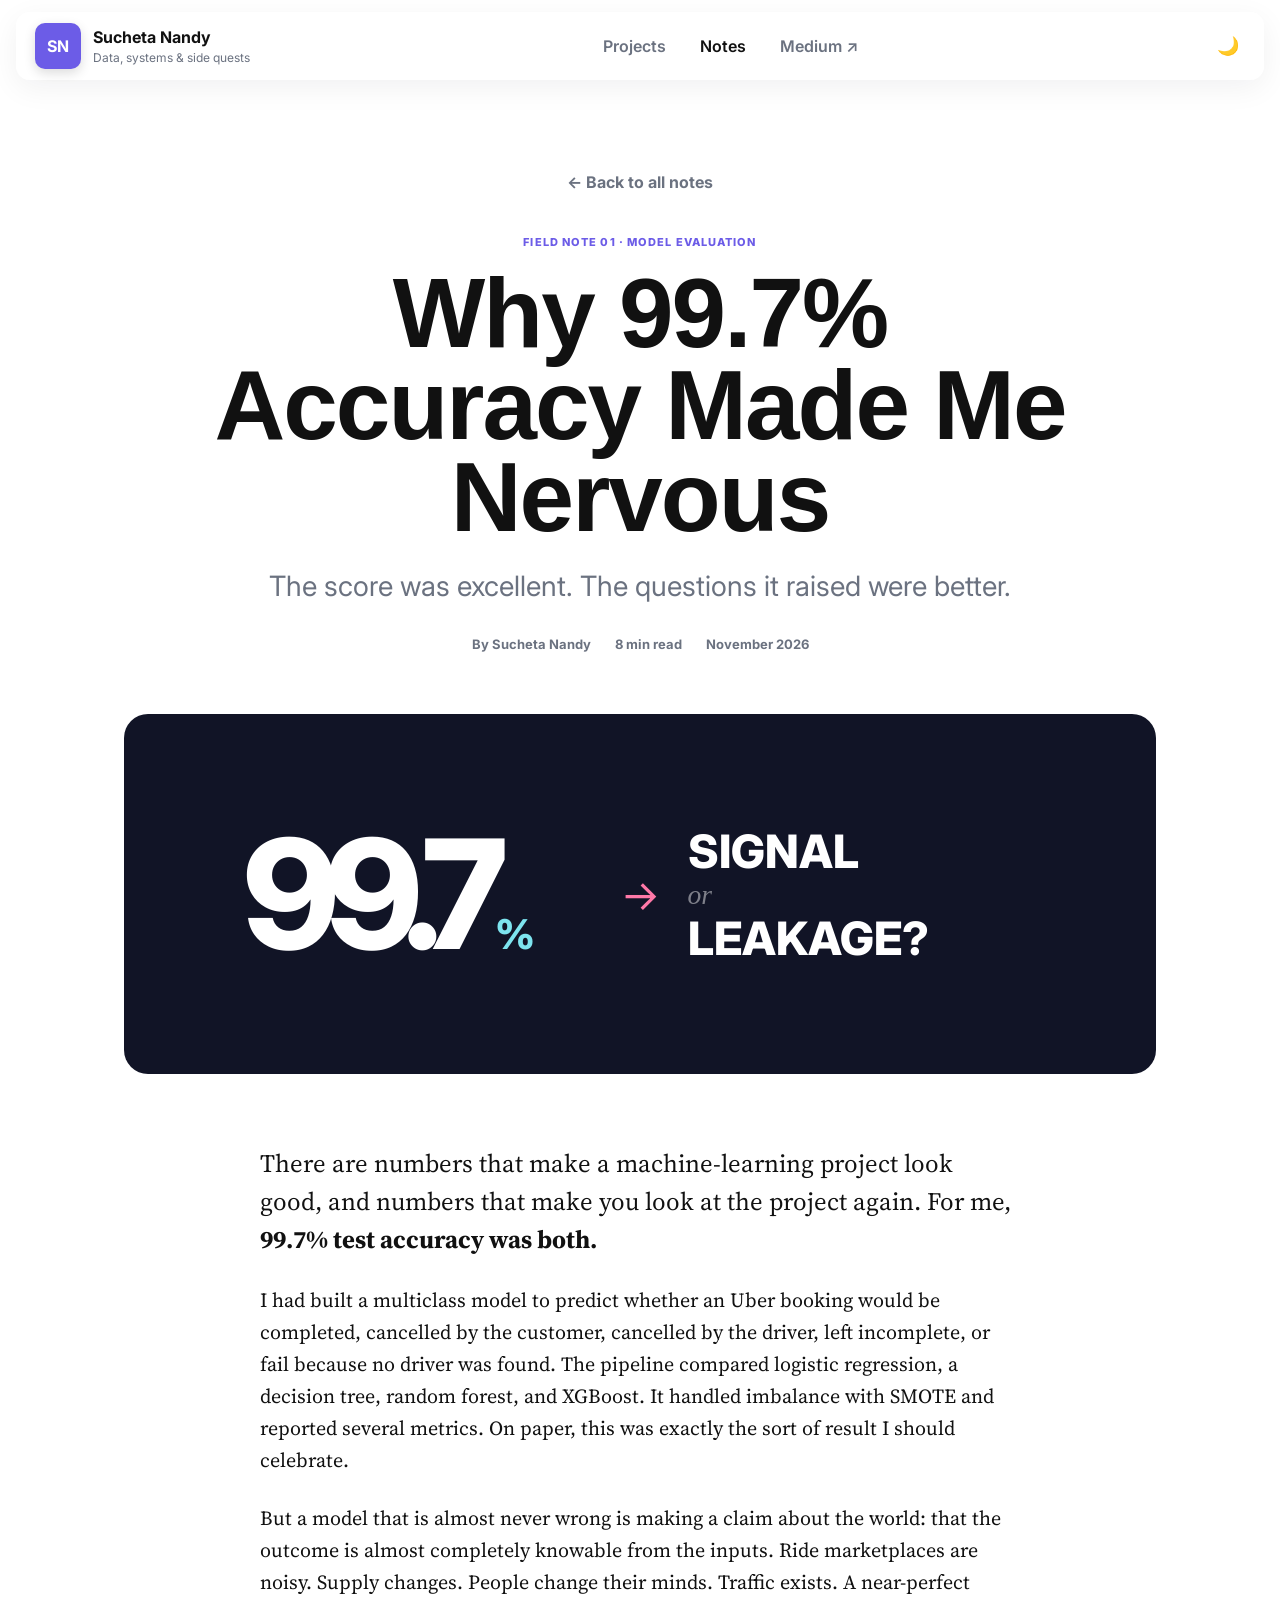
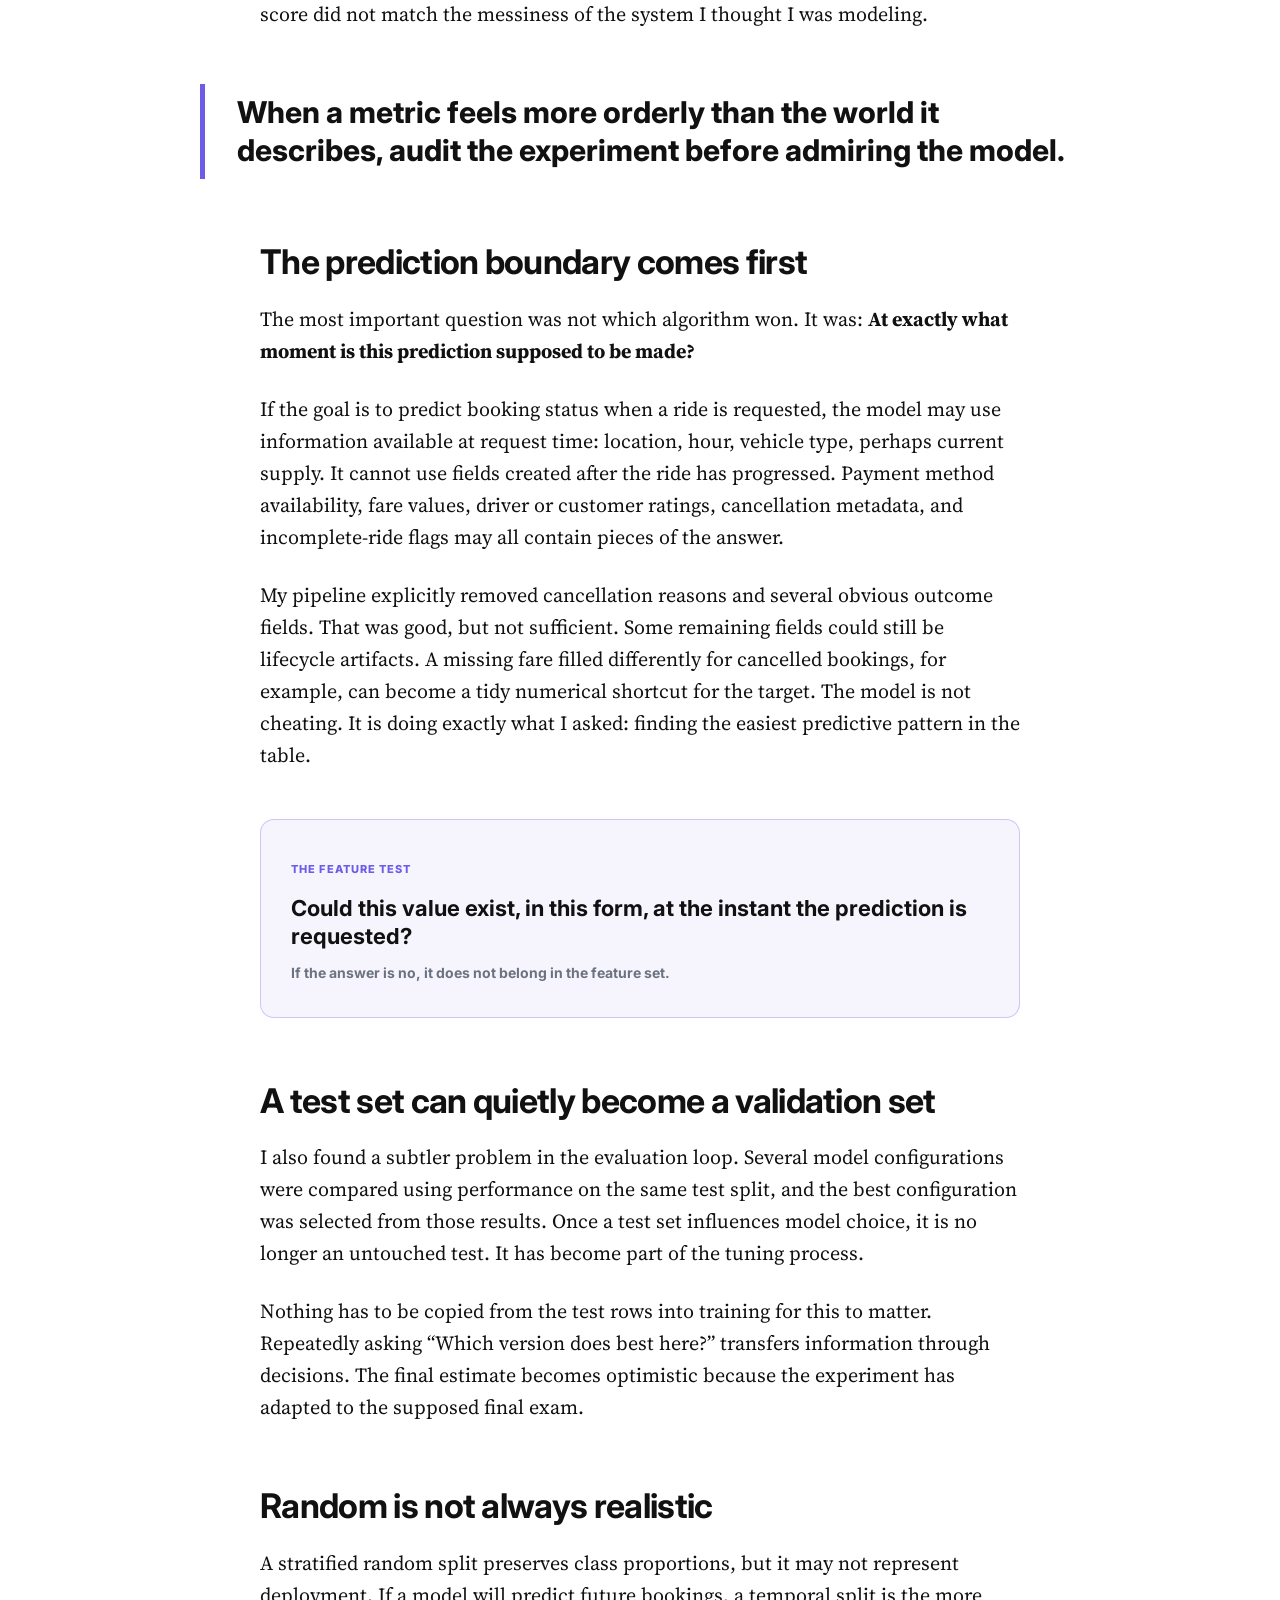
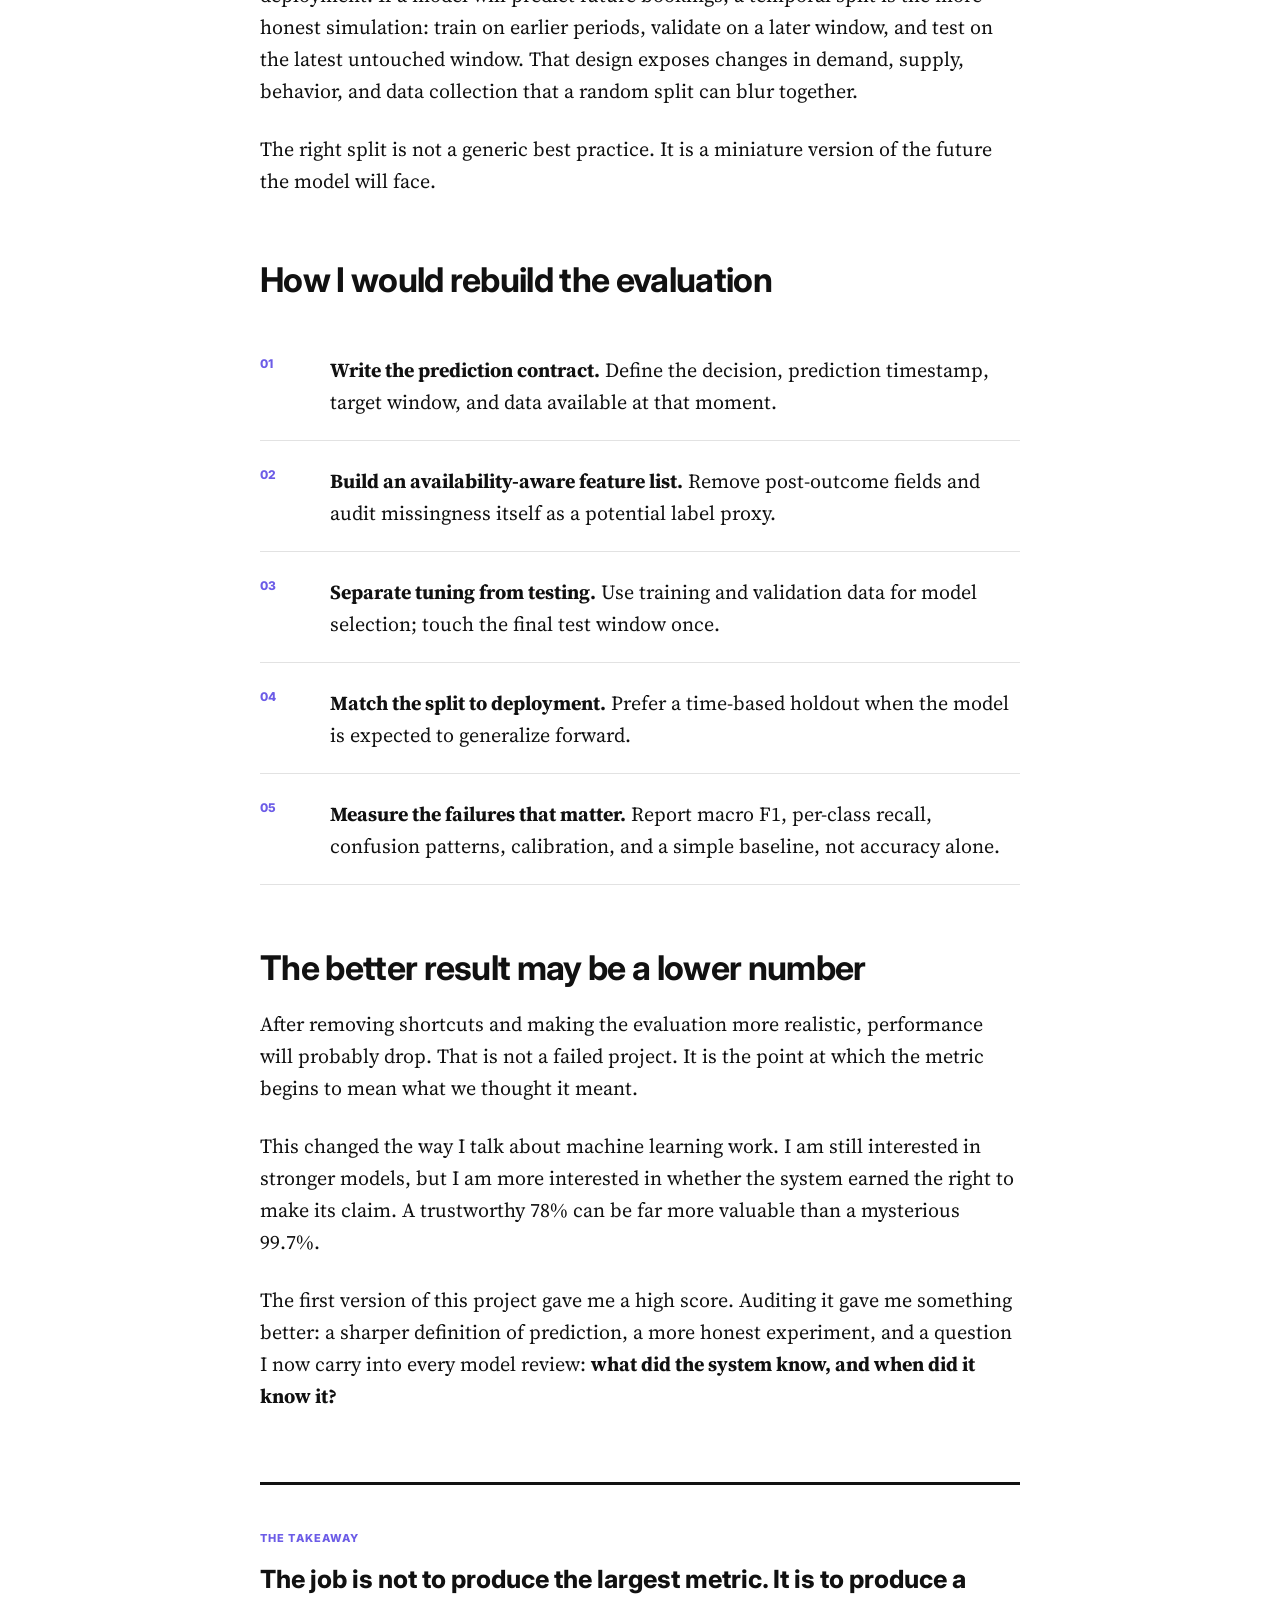
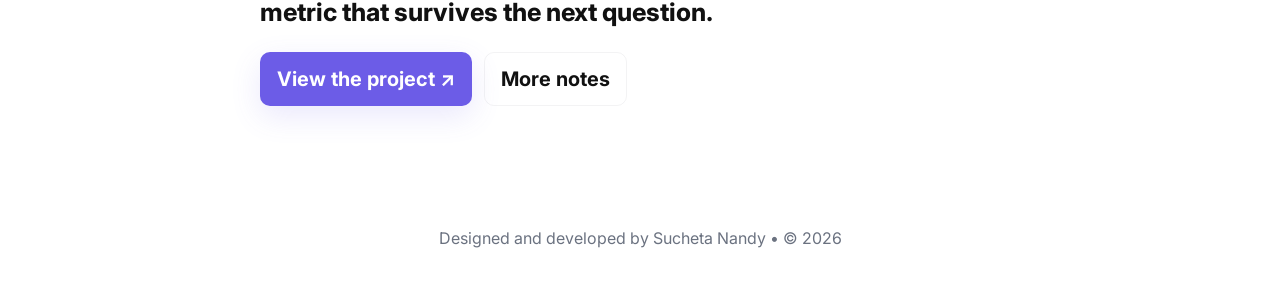
<file: notes/why-99-7-accuracy-made-me-nervous.html>
<!doctype html>
<html lang="en">

<head>
  <meta charset="utf-8" />
  <meta name="viewport" content="width=device-width, initial-scale=1" />
  <title>Why 99.7% Accuracy Made Me Nervous | Sucheta Nandy</title>
  <meta name="description" content="A field note on target leakage, prediction boundaries, honest evaluation, and why a lower trustworthy score can be a better result." />
  <link rel="canonical" href="https://sucheta-nandy.github.io/notes/why-99-7-accuracy-made-me-nervous.html" />
  <link rel="icon" type="image/png" href="../images/favourite.png" />
  <meta name="theme-color" content="#6c5ce7" />
  <meta property="og:type" content="article" />
  <meta property="og:title" content="Why 99.7% Accuracy Made Me Nervous" />
  <meta property="og:description" content="The score was excellent. The questions it raised were better." />
  <meta property="og:url" content="https://sucheta-nandy.github.io/notes/why-99-7-accuracy-made-me-nervous.html" />
  <meta property="og:image" content="https://sucheta-nandy.github.io/assets/images/portfolio-social-preview.png" />
  <link rel="preconnect" href="https://fonts.googleapis.com" />
  <link rel="preconnect" href="https://fonts.gstatic.com" crossorigin />
  <link href="https://fonts.googleapis.com/css2?family=Inter:wght@400;500;600;700;800&amp;family=Source+Serif+4:opsz,wght@8..60,400;8..60,600;8..60,700&amp;display=swap" rel="stylesheet" />
  <link rel="stylesheet" href="../style.css?v=20261109-2" />
</head>

<body data-theme="light">
  <header class="nav glass">
    <a class="brand brand-link" href="../index.html" aria-label="Sucheta Nandy home">
      <div class="logo">SN</div>
      <div class="brand-text">
        <div class="name">Sucheta Nandy</div>
        <div class="subtitle">Data, systems &amp; side quests</div>
      </div>
    </a>

    <nav class="nav-links">
      <a href="../index.html#projects">Projects</a>
      <a class="active-link" href="../notes.html">Notes</a>
      <a href="https://medium.com/@suchetanandy" target="_blank" rel="noopener noreferrer">Medium ↗</a>
    </nav>

    <div class="controls">
      <button id="themeToggle" aria-label="Toggle theme">🌙</button>
      <button id="menuToggle" class="mobile-only" aria-label="Open menu">☰</button>
    </div>
  </header>

  <div id="mobileMenu" class="mobile-menu">
    <a href="../index.html#projects">Projects</a>
    <a href="../notes.html">Notes</a>
    <a href="https://medium.com/@suchetanandy" target="_blank" rel="noopener noreferrer">Medium ↗</a>
  </div>

  <main>
    <article class="article-shell">
      <header class="article-header fade-up">
        <a class="back-link" href="../notes.html">← Back to all notes</a>
        <div class="article-label">FIELD NOTE 01 · MODEL EVALUATION</div>
        <h1>Why 99.7% Accuracy Made Me Nervous</h1>
        <p class="article-deck">
          The score was excellent. The questions it raised were better.
        </p>
        <div class="article-byline">
          <span>By Sucheta Nandy</span>
          <span>8 min read</span>
          <span>November 2026</span>
        </div>
      </header>

      <div class="article-visual fade-up" role="img" aria-label="A 99.7 percent accuracy score followed by the question: signal or leakage?">
        <div class="visual-score">99.7<small>%</small></div>
        <div class="visual-arrow">→</div>
        <div class="visual-question"><span>SIGNAL</span><em>or</em><span>LEAKAGE?</span></div>
      </div>

      <div class="article-body fade-up">
        <p class="article-lede">
          There are numbers that make a machine-learning project look good,
          and numbers that make you look at the project again. For me,
          <strong>99.7% test accuracy was both.</strong>
        </p>

        <p>
          I had built a multiclass model to predict whether an Uber booking
          would be completed, cancelled by the customer, cancelled by the
          driver, left incomplete, or fail because no driver was found. The
          pipeline compared logistic regression, a decision tree, random
          forest, and XGBoost. It handled imbalance with SMOTE and reported
          several metrics. On paper, this was exactly the sort of result I
          should celebrate.
        </p>

        <p>
          But a model that is almost never wrong is making a claim about the
          world: that the outcome is almost completely knowable from the
          inputs. Ride marketplaces are noisy. Supply changes. People change
          their minds. Traffic exists. A near-perfect score did not match the
          messiness of the system I thought I was modeling.
        </p>

        <blockquote>
          When a metric feels more orderly than the world it describes, audit
          the experiment before admiring the model.
        </blockquote>

        <h2>The prediction boundary comes first</h2>

        <p>
          The most important question was not which algorithm won. It was:
          <strong>At exactly what moment is this prediction supposed to be made?</strong>
        </p>

        <p>
          If the goal is to predict booking status when a ride is requested,
          the model may use information available at request time: location,
          hour, vehicle type, perhaps current supply. It cannot use fields
          created after the ride has progressed. Payment method availability,
          fare values, driver or customer ratings, cancellation metadata, and
          incomplete-ride flags may all contain pieces of the answer.
        </p>

        <p>
          My pipeline explicitly removed cancellation reasons and several
          obvious outcome fields. That was good, but not sufficient. Some
          remaining fields could still be lifecycle artifacts. A missing fare
          filled differently for cancelled bookings, for example, can become
          a tidy numerical shortcut for the target. The model is not cheating.
          It is doing exactly what I asked: finding the easiest predictive
          pattern in the table.
        </p>

        <div class="article-callout">
          <span>THE FEATURE TEST</span>
          <p>Could this value exist, in this form, at the instant the prediction is requested?</p>
          <strong>If the answer is no, it does not belong in the feature set.</strong>
        </div>

        <h2>A test set can quietly become a validation set</h2>

        <p>
          I also found a subtler problem in the evaluation loop. Several model
          configurations were compared using performance on the same test
          split, and the best configuration was selected from those results.
          Once a test set influences model choice, it is no longer an untouched
          test. It has become part of the tuning process.
        </p>

        <p>
          Nothing has to be copied from the test rows into training for this to
          matter. Repeatedly asking “Which version does best here?” transfers
          information through decisions. The final estimate becomes optimistic
          because the experiment has adapted to the supposed final exam.
        </p>

        <h2>Random is not always realistic</h2>

        <p>
          A stratified random split preserves class proportions, but it may not
          represent deployment. If a model will predict future bookings, a
          temporal split is the more honest simulation: train on earlier
          periods, validate on a later window, and test on the latest untouched
          window. That design exposes changes in demand, supply, behavior, and
          data collection that a random split can blur together.
        </p>

        <p>
          The right split is not a generic best practice. It is a miniature
          version of the future the model will face.
        </p>

        <h2>How I would rebuild the evaluation</h2>

        <ol class="article-steps">
          <li>
            <span>01</span>
            <div><strong>Write the prediction contract.</strong> Define the decision, prediction timestamp, target window, and data available at that moment.</div>
          </li>
          <li>
            <span>02</span>
            <div><strong>Build an availability-aware feature list.</strong> Remove post-outcome fields and audit missingness itself as a potential label proxy.</div>
          </li>
          <li>
            <span>03</span>
            <div><strong>Separate tuning from testing.</strong> Use training and validation data for model selection; touch the final test window once.</div>
          </li>
          <li>
            <span>04</span>
            <div><strong>Match the split to deployment.</strong> Prefer a time-based holdout when the model is expected to generalize forward.</div>
          </li>
          <li>
            <span>05</span>
            <div><strong>Measure the failures that matter.</strong> Report macro F1, per-class recall, confusion patterns, calibration, and a simple baseline, not accuracy alone.</div>
          </li>
        </ol>

        <h2>The better result may be a lower number</h2>

        <p>
          After removing shortcuts and making the evaluation more realistic,
          performance will probably drop. That is not a failed project. It is
          the point at which the metric begins to mean what we thought it meant.
        </p>

        <p>
          This changed the way I talk about machine learning work. I am still
          interested in stronger models, but I am more interested in whether
          the system earned the right to make its claim. A trustworthy 78% can
          be far more valuable than a mysterious 99.7%.
        </p>

        <p>
          The first version of this project gave me a high score. Auditing it
          gave me something better: a sharper definition of prediction, a more
          honest experiment, and a question I now carry into every model review:
          <strong>what did the system know, and when did it know it?</strong>
        </p>

        <footer class="article-footer">
          <div>
            <span>THE TAKEAWAY</span>
            <p>The job is not to produce the largest metric. It is to produce a metric that survives the next question.</p>
          </div>
          <div class="article-links">
            <a class="btn primary" href="https://github.com/sucheta-nandy/Uber_booking_status_prediction" target="_blank" rel="noopener noreferrer">View the project ↗</a>
            <a class="btn outline" href="../notes.html">More notes</a>
          </div>
        </footer>
      </div>
    </article>
  </main>

  <footer class="footer">
    <div>Designed and developed by Sucheta Nandy • © <span id="year"></span></div>
  </footer>

  <script src="../script.js?v=20261109-1"></script>
</body>
</html>
</file>
<file: style.css>
:root {
  --bg: #ffffff;
  --fg: #111111;
  --muted: #6b7280;
  --brand: #6c5ce7;
  --glass-bg: rgba(255,255,255,0.65);
  --glass-border: rgba(255,255,255,0.25);
  --glass-shadow: 0 8px 30px rgba(16,24,40,0.06);
  --card-shadow: 0 10px 30px rgba(2,6,23,0.08);
  --max-width: 1200px;
  --font-body: 'Inter', 'Helvetica Neue', Arial, sans-serif;
  --font-display: 'Inter', 'Helvetica Neue', Arial, sans-serif;
}

/* TRUE dark mode */
body[data-theme="dark"] {
  --bg: #0b0d17;
  --fg: #e6eef6;
  --muted: #9aa9b6;
  --brand: #ff79a8;
  --glass-bg: rgba(15,17,25,0.5);
  --glass-border: rgba(255,255,255,0.08);
  --glass-shadow: 0 10px 30px rgba(0,0,0,0.5);
  --card-shadow: 0 12px 40px rgba(0,0,0,0.5);
}

* {
  margin: 0;
  padding: 0;
  box-sizing: border-box;
}

html, body { height: 100%; }
section[id] { scroll-margin-top: 104px; }

body {
  font-family: var(--font-body);
  background: var(--bg);
  color: var(--fg);
  line-height: 1.5;
  scroll-behavior: smooth;
  transition: background 0.4s ease, color 0.4s ease;
}

h1, h2, h3,
.title,
.section-title,
.card-title,
.brand-text .name,
.nav-links a,
.btn {
  font-family: var(--font-display);
}

h1, h2, h3,
.title,
.section-title,
.card-title {
  letter-spacing: -0.02em;
}

/* Container */
.container {
  max-width: var(--max-width);
  margin: 0 auto;
  padding: 0 24px;
}

/* NAVIGATION */
.nav {
  position: fixed;
  top: 12px;
  left: 0;
  right: 0;
  margin: 0 auto;
  max-width: calc(var(--max-width) + 48px);
  padding: 10px 18px;
  display: flex;
  align-items: center;
  justify-content: space-between;
  gap: 12px;
  z-index: 60;
  border-radius: 14px;
  background: var(--glass-bg);
  border: 1px solid var(--glass-border);
  box-shadow: var(--glass-shadow);
  backdrop-filter: blur(10px) saturate(120%);
}

/* Brand / Logo */
.brand {
  display: flex;
  align-items: center;
  gap: 12px;
}

.logo {
  width: 46px;
  height: 46px;
  border-radius: 10px;
  display: flex;
  align-items: center;
  justify-content: center;
  font-weight: 700;
  color: white;
  background: var(--brand);
  box-shadow: 0 4px 12px rgba(0,0,0,0.14);
}

.brand-text .name { font-weight: 700; }
.brand-text .subtitle { font-size: 12px; color: var(--muted); }

/* Links */
.nav-links { display: flex; gap: 18px; align-items: center; }
.nav-links a {
  color: var(--muted);
  text-decoration: none;
  font-weight: 600;
  padding: 8px;
  border-radius: 8px;
  transition: all 0.25s ease;
}
.nav-links a:hover {
  color: var(--fg);
  transform: translateY(-2px);
}
.brand-link { color: inherit; text-decoration: none; }
.nav-links .active-link { color: var(--fg); }
.nav-links .cta-link {
  background: linear-gradient(90deg, var(--brand), #00cfe8);
  color: white;
  padding: 8px 12px;
  font-weight: 700;
  box-shadow: 0 8px 24px rgba(108,92,231,0.12);
}

/* Controls */
.controls { display: flex; align-items: center; gap: 8px; }
.controls button {
  background: transparent;
  border: 0;
  font-size: 18px;
  cursor: pointer;
  padding: 6px;
  border-radius: 8px;
}
.mobile-only { display: none; }

/* HERO SECTION */
.hero {
  min-height: 90vh;
  display: flex;
  align-items: center;
  padding: 120px 0 60px;
  position: relative;
  overflow: hidden;
}

.hero-inner {
  display: flex;
  align-items: center;
  gap: 40px;
  width: 100%;
  max-width: var(--max-width);
  margin: 0 auto;
  padding: 0 24px;
}
.hero-left { flex: 1; max-width: 720px; }
.hero-right { flex: 0 0 360px; display: flex; justify-content: center; }

.eyebrow { color: var(--muted); font-weight: 600; margin-bottom: 12px; }
.title {
  font-size: 40px;
  line-height: 1.02;
  margin-bottom: 12px;
  font-weight: 800;
}
.title .static { display: block; }
.lead { color: var(--muted); margin: 14px 0 22px; max-width: 60%; }

.hero-ctas { display: flex; gap: 12px; flex-wrap: wrap; margin-bottom: 14px; }
.btn {
  display: inline-flex; align-items: center; gap: 8px;
  padding: 10px 16px; border-radius: 10px;
  font-weight: 700; text-decoration: none;
  border: 1px solid transparent; cursor: pointer;
  transition: transform 0.2s ease, box-shadow 0.2s ease;
  background: transparent; color: var(--fg);
}
.btn.primary {
  background: var(--brand);
  color: white;
  box-shadow: 0 10px 30px rgba(108,92,231,0.14);
}
.btn.outline { border: 1px solid rgba(100,100,110,0.08); }
.btn.ghost { background: transparent; border: 1px solid rgba(100,100,110,0.06); }
.btn.small { padding: 8px 10px; font-size: 13px; border-radius: 8px; }

.meta { color: var(--muted); margin-top: 10px; display: flex; gap: 8px; align-items: center; }
.meta .dot { opacity: 0.6; }

.portrait-frame {
  width: 320px; height: 420px;
  border-radius: 18px; overflow: hidden;
  display: flex; align-items: center; justify-content: center;
  transform-origin: center;
  transition: transform 0.6s cubic-bezier(.2,.9,.2,1), box-shadow 0.3s;
  border: 1px solid var(--glass-border);
  background: linear-gradient(180deg, rgba(255,255,255,0.03), rgba(255,255,255,0.01));
  box-shadow: var(--card-shadow);
}
.portrait-frame img { width: 100%; height: 100%; object-fit: cover; display: block; }
.portrait-frame:hover { transform: translateY(-3px); }

/* Sections */
.section { padding: 80px 0; }
.section-title { font-size: 22px; font-weight: 800; margin-bottom: 22px; }
.section-kicker,
.project-kicker {
  color: var(--brand);
  font-size: 12px;
  font-weight: 800;
  letter-spacing: 0.08em;
  text-transform: uppercase;
}
.section-heading-row {
  display: flex;
  align-items: flex-end;
  justify-content: space-between;
  gap: 28px;
  margin-bottom: 28px;
}
.section-heading-row .section-title { margin: 6px 0 8px; font-size: clamp(26px, 4vw, 40px); }
.section-intro { color: var(--muted); max-width: 760px; }

/* About */
.about-grid { display: grid; grid-template-columns: 1fr 320px; gap: 28px; align-items: start; }
.about-text p { color: var(--muted); margin-bottom: 14px; }
.about-stats {
  display: grid; gap: 12px; padding: 18px;
  border-radius: 12px; align-self: start;
  background: var(--glass-bg);
  border: 1px solid var(--glass-border);
  backdrop-filter: blur(10px);
}
.about-stats > div {
  background: linear-gradient(180deg, rgba(255,255,255,0.02), rgba(255,255,255,0.01));
  padding: 16px; border-radius: 10px; border: 1px solid var(--glass-border);
}
.stat { font-weight: 800; font-size: 20px; }
.stat-label { color: var(--muted); font-size: 13px; }

/* Projects grid */
.projects-grid { display: grid; grid-template-columns: repeat(3,1fr); gap: 20px; }
.project-card {
  padding: 22px; border-radius: 10px;
  background: var(--bg);
  border: 1px solid color-mix(in srgb, var(--fg) 11%, transparent);
  box-shadow: 0 4px 16px rgba(2,6,23,0.06);
  transition: transform 0.22s ease, box-shadow 0.22s ease, border-color 0.22s ease;
  display: flex;
  flex-direction: column;
}
.project-card:hover { transform: translateY(-3px); border-color: color-mix(in srgb, var(--brand) 36%, transparent); box-shadow: 0 12px 28px rgba(2,6,23,0.10); }
.card-top { display: flex; justify-content: space-between; align-items: flex-start; gap: 14px; margin: 10px 0; }
.card-title { font-weight: 800; font-size: 18px; line-height: 1.25; }
.card-badge { background: rgba(255,255,255,0.06); padding: 6px 8px; border-radius: 8px; font-size: 12px; color: var(--muted); }
.card-desc { color: var(--muted); margin-bottom: 12px; }
.impact-list { color: var(--muted); margin: 4px 0 16px; padding-left: 20px; }
.impact-list li { margin-bottom: 8px; }
.impact-list strong { color: var(--fg); }
.card-tech { display: flex; gap: 8px; flex-wrap: wrap; }
.card-tech span { font-size: 12px; padding: 6px 8px; border-radius: 8px; background: color-mix(in srgb, var(--brand) 8%, transparent); color: var(--muted); }
.project-proof { margin: 4px 0 18px; padding-left: 20px; color: var(--muted); }
.project-proof li { margin-bottom: 7px; }
.project-proof strong { color: var(--fg); }
.compact-proof { font-size: 14px; }
.project-actions { display: flex; flex-wrap: wrap; gap: 18px; margin-top: auto; padding-top: 20px; }
.project-link { color: var(--fg); font-weight: 750; text-decoration: none; }
.project-link:hover { color: var(--brand); }
.primary-link { color: var(--brand); }

/* Project previews */
.project-preview {
  height: 176px;
  margin: 4px 0 16px;
  overflow: hidden;
  border: 1px solid color-mix(in srgb, var(--brand) 18%, var(--glass-border));
  border-radius: 12px;
  background: color-mix(in srgb, var(--brand) 5%, var(--bg));
}
.preview-toolbar {
  height: 34px;
  display: flex;
  align-items: center;
  gap: 5px;
  padding: 0 12px;
  border-bottom: 1px solid color-mix(in srgb, var(--brand) 13%, var(--glass-border));
  color: var(--muted);
  font-size: 11px;
}
.preview-toolbar strong { margin-left: 5px; color: var(--fg); font-size: 11px; }
.preview-dot { width: 6px; height: 6px; border-radius: 50%; background: color-mix(in srgb, var(--brand) 35%, var(--bg)); }
.sports-preview-body { height: 142px; display: grid; grid-template-columns: 0.85fr 1.25fr; grid-template-rows: 1fr auto; gap: 8px 14px; padding: 16px; }
.preview-metric { display: flex; flex-direction: column; justify-content: center; }
.preview-metric strong { color: var(--fg); font-size: 22px; }
.preview-metric span { color: var(--muted); font-size: 11px; }
.preview-bars { display: flex; align-items: end; gap: 6px; height: 76px; padding: 8px 0 0; border-bottom: 1px solid color-mix(in srgb, var(--fg) 12%, transparent); }
.preview-bars span { flex: 1; height: var(--bar-height); border-radius: 4px 4px 0 0; background: linear-gradient(180deg, var(--brand), #00cfe8); }
.preview-status { grid-column: 1 / -1; color: #2a8b69; font-size: 11px; font-weight: 700; }
.review-preview-body { padding: 14px 15px; }
.topic-row { display: grid; grid-template-columns: 46px 1fr 34px; align-items: center; gap: 8px; margin-bottom: 9px; color: var(--muted); font-size: 10px; }
.topic-row i { position: relative; display: block; height: 7px; overflow: hidden; border-radius: 6px; background: color-mix(in srgb, var(--fg) 8%, transparent); }
.topic-row i::after { content: ""; position: absolute; inset: 0 auto 0 0; width: var(--coverage); border-radius: inherit; background: var(--brand); }
.topic-row b { color: var(--fg); font-size: 9px; }
.review-question { margin-top: 14px; padding: 10px 12px; border-radius: 10px 10px 10px 3px; background: color-mix(in srgb, var(--brand) 11%, var(--bg)); color: var(--fg); font-size: 11px; line-height: 1.35; }
.pipeline-preview-body { padding: 18px 14px 12px; }
.pipeline-flow { display: flex; align-items: center; justify-content: space-between; gap: 5px; }
.pipeline-flow span { padding: 8px 7px; border-radius: 7px; background: color-mix(in srgb, var(--brand) 11%, var(--bg)); color: var(--fg); font-size: 9px; font-weight: 800; }
.pipeline-flow i { color: var(--brand); font-style: normal; font-weight: 800; }
.pipeline-check { margin: 16px 0 10px; color: #2a8b69; font-size: 11px; font-weight: 800; }
.pipeline-partitions { display: flex; gap: 6px; flex-wrap: wrap; }
.pipeline-partitions span { padding: 4px 7px; border-radius: 6px; background: color-mix(in srgb, var(--fg) 6%, transparent); color: var(--muted); font-size: 9px; }

/* Notes */
.notes-panel {
  display: grid;
  grid-template-columns: 1fr 0.85fr;
  gap: 48px;
  padding: clamp(28px, 5vw, 64px);
  border: 1px solid color-mix(in srgb, var(--brand) 20%, var(--glass-border));
  border-radius: 24px;
  background:
    radial-gradient(circle at 100% 0%, color-mix(in srgb, var(--brand) 17%, transparent), transparent 42%),
    color-mix(in srgb, var(--brand) 3%, var(--bg));
}
.notes-panel .section-title { margin: 8px 0 14px; font-size: clamp(28px, 4vw, 46px); line-height: 1.02; }
.notes-actions { display: flex; flex-wrap: wrap; gap: 12px; margin-top: 26px; }
.featured-note {
  position: relative;
  display: flex;
  flex-direction: column;
  justify-content: flex-end;
  min-height: 330px;
  padding: 30px;
  overflow: hidden;
  color: #fff;
  text-decoration: none;
  border-radius: 18px;
  background: #111426;
  transition: transform 0.25s ease, box-shadow 0.25s ease;
}
.featured-note::before {
  content: "99.7";
  position: absolute;
  top: -36px;
  right: -10px;
  color: rgba(255,255,255,0.08);
  font-size: 118px;
  font-weight: 800;
  letter-spacing: -0.09em;
}
.featured-note:hover { transform: translateY(-4px) rotate(-0.4deg); box-shadow: 0 24px 48px rgba(17,20,38,0.24); }
.featured-note h3 { position: relative; margin: 14px 0 12px; font-size: clamp(24px, 3vw, 34px); line-height: 1.05; }
.featured-note p { position: relative; color: rgba(255,255,255,0.72); }
.note-index, .writing-meta, .article-label {
  color: var(--brand);
  font-size: 11px;
  font-weight: 800;
  letter-spacing: 0.1em;
}
.featured-note .note-index { color: #7de4ef; }
.note-read { display: inline-flex; gap: 8px; align-items: center; margin-top: 22px; font-weight: 800; }
.lab-feature {
  display: grid;
  grid-template-columns: 1fr 0.72fr;
  gap: 42px;
  align-items: center;
  margin-top: 22px;
  padding: clamp(26px, 4vw, 46px);
  color: inherit;
  text-decoration: none;
  border: 1px solid color-mix(in srgb, var(--brand) 20%, var(--glass-border));
  border-radius: 20px;
  background: color-mix(in srgb, var(--brand) 4%, var(--bg));
  transition: transform 0.25s ease, box-shadow 0.25s ease, border-color 0.25s ease;
}
.lab-feature:hover { transform: translateY(-4px); border-color: color-mix(in srgb, var(--brand) 45%, transparent); box-shadow: 0 22px 46px rgba(2,6,23,0.10); }
.lab-feature-copy h3 { margin: 10px 0 12px; font-size: clamp(26px, 4vw, 44px); line-height: 1.02; }
.lab-feature-copy p { max-width: 720px; color: var(--muted); }
.lab-feature-visual {
  padding: 24px;
  color: var(--fg);
  border: 1px solid color-mix(in srgb, var(--brand) 22%, var(--glass-border));
  border-radius: 16px;
  background: linear-gradient(145deg, color-mix(in srgb, var(--brand) 12%, var(--bg)), color-mix(in srgb, #00cfe8 7%, var(--bg)));
}
.lab-feature-time { color: var(--brand); font-size: 13px; font-weight: 800; letter-spacing: 0.12em; }
.lab-feature-bars { display: flex; align-items: end; gap: 8px; height: 120px; margin: 18px 0 12px; border-bottom: 1px solid color-mix(in srgb, var(--fg) 14%, transparent); }
.lab-feature-bars i { flex: 1; height: var(--lab-bar); border-radius: 5px 5px 0 0; background: linear-gradient(180deg, #00cfe8, var(--brand)); }
.lab-feature-capacity { height: 8px; overflow: hidden; border-radius: 8px; background: color-mix(in srgb, var(--fg) 10%, transparent); }
.lab-feature-capacity span { display: block; width: 31%; height: 100%; background: var(--brand); }
.lab-feature-visual small { display: block; margin-top: 12px; color: var(--muted); }

.notes-hero {
  display: grid;
  grid-template-columns: 1.25fr 0.75fr;
  gap: 72px;
  align-items: end;
  padding-top: 180px;
  padding-bottom: 80px;
}
.notes-hero h1 { max-width: 820px; margin: 12px 0 20px; font-size: clamp(48px, 7.5vw, 92px); line-height: 0.94; }
.notes-hero-copy > p { max-width: 720px; color: var(--muted); font-size: 19px; }
.notes-manifesto { padding: 26px; border-top: 3px solid var(--brand); background: color-mix(in srgb, var(--brand) 5%, var(--bg)); }
.notes-manifesto > span { color: var(--brand); font-size: 11px; font-weight: 800; letter-spacing: 0.1em; }
.notes-manifesto ol { margin: 18px 0 0; padding-left: 22px; color: var(--muted); }
.notes-manifesto li { margin-bottom: 12px; padding-left: 6px; }

.feature-story {
  display: grid;
  grid-template-columns: 0.72fr 1.28fr;
  overflow: hidden;
  color: var(--fg);
  text-decoration: none;
  border: 1px solid color-mix(in srgb, var(--fg) 11%, transparent);
  border-radius: 20px;
  background: var(--bg);
  box-shadow: 0 10px 34px rgba(2,6,23,0.07);
  transition: transform 0.25s ease, box-shadow 0.25s ease;
}
.feature-story:hover { transform: translateY(-4px); box-shadow: 0 24px 52px rgba(2,6,23,0.12); }
.feature-score {
  display: flex;
  align-items: baseline;
  justify-content: center;
  align-content: center;
  flex-wrap: wrap;
  min-height: 390px;
  padding: 30px;
  color: #fff;
  background: #111426;
}
.feature-score > span { font-size: clamp(76px, 11vw, 150px); font-weight: 800; letter-spacing: -0.09em; }
.feature-score > small { color: #7de4ef; font-size: 34px; font-weight: 800; }
.score-line { flex-basis: 76%; height: 2px; margin: -22px auto 0; background: linear-gradient(90deg, #ff79a8, #7de4ef); }
.feature-score em { flex-basis: 100%; margin-top: -24px; text-align: center; color: rgba(255,255,255,0.62); font-size: 14px; letter-spacing: 0.18em; text-transform: uppercase; }
.feature-copy { display: flex; flex-direction: column; justify-content: center; padding: clamp(30px, 6vw, 70px); }
.feature-copy h3 { margin: 14px 0 18px; font-size: clamp(32px, 5vw, 58px); line-height: 1; }
.feature-copy p { color: var(--muted); font-size: 17px; }

.writing-grid { display: grid; grid-template-columns: repeat(3, 1fr); gap: 18px; }
.writing-card {
  position: relative;
  min-height: 330px;
  padding: 28px;
  overflow: hidden;
  color: var(--fg);
  text-decoration: none;
  border: 1px solid color-mix(in srgb, var(--fg) 11%, transparent);
  border-radius: 16px;
  background: var(--bg);
  transition: transform 0.22s ease, border-color 0.22s ease;
}
.writing-card:hover { transform: translateY(-4px); border-color: color-mix(in srgb, var(--brand) 48%, transparent); }
.writing-number { position: absolute; top: -26px; right: 8px; color: color-mix(in srgb, var(--brand) 10%, transparent); font-size: 112px; font-weight: 800; letter-spacing: -0.08em; }
.writing-card h3 { position: relative; margin: 30px 0 14px; font-size: 25px; line-height: 1.08; }
.writing-card p { position: relative; color: var(--muted); }
.writing-card .note-read { position: absolute; bottom: 26px; left: 28px; color: var(--brand); }

.curiosity-board {
  display: grid;
  grid-template-columns: 0.8fr 1.2fr;
  gap: 60px;
  padding: clamp(32px, 6vw, 72px);
  color: #fff;
  border-radius: 24px;
  background: #111426;
}
.curiosity-board h2 { margin: 10px 0 16px; font-size: clamp(32px, 5vw, 56px); line-height: 1; }
.curiosity-board p { color: rgba(255,255,255,0.62); }
.curiosity-board ul { list-style: none; }
.curiosity-board li { display: grid; grid-template-columns: 38px 1fr; gap: 16px; padding: 17px 0; border-bottom: 1px solid rgba(255,255,255,0.12); }
.curiosity-board li span { color: #7de4ef; font-size: 11px; font-weight: 800; }

/* Article */
.article-shell { max-width: 1080px; margin: 0 auto; padding: 170px 24px 80px; }
.article-header { max-width: 880px; margin: 0 auto 60px; text-align: center; }
.back-link { display: inline-block; margin-bottom: 40px; color: var(--muted); text-decoration: none; font-weight: 700; }
.back-link:hover { color: var(--brand); }
.article-header h1 {
  margin: 16px auto 22px;
  font-family: sohne, 'Helvetica Neue', Helvetica, Arial, sans-serif;
  font-size: clamp(50px, 8.5vw, 98px);
  font-weight: 700;
  line-height: 0.94;
}
.article-deck { color: var(--muted); font-size: clamp(20px, 3vw, 28px); }
.article-byline { display: flex; flex-wrap: wrap; justify-content: center; gap: 10px 24px; margin-top: 28px; color: var(--muted); font-size: 13px; font-weight: 700; }
.article-visual { display: grid; grid-template-columns: 1fr auto 1fr; align-items: center; gap: 28px; min-height: 360px; padding: 48px; color: #fff; border-radius: 24px; background: #111426; }
.article-image { margin: 0 auto 54px; }
.article-image img { display: block; width: 100%; border-radius: 24px; box-shadow: 0 28px 64px rgba(17,20,38,0.16); }
.article-image figcaption { max-width: 760px; margin: 14px auto 0; color: var(--muted); font-family: var(--font-display); font-size: 13px; line-height: 1.5; text-align: center; }
.article-body .article-image-wide { width: min(1120px, calc(100vw - 48px)); margin: 58px 50%; transform: translateX(-50%); }
.article-body code { padding: 0.12em 0.32em; border-radius: 5px; background: color-mix(in srgb, var(--brand) 10%, var(--bg)); font-family: ui-monospace, SFMono-Regular, Menlo, Monaco, Consolas, monospace; font-size: 0.86em; }
.visual-score { text-align: center; font-size: clamp(78px, 13vw, 152px); font-weight: 800; letter-spacing: -0.09em; }
.visual-score small { color: #7de4ef; font-size: 0.27em; }
.visual-arrow { color: #ff79a8; font-size: 42px; }
.visual-question { display: flex; flex-direction: column; gap: 7px; font-size: clamp(24px, 4vw, 46px); font-weight: 800; line-height: 1; }
.visual-question em { color: rgba(255,255,255,0.46); font-family: Georgia, serif; font-size: 0.6em; font-weight: 400; }
.article-body {
  max-width: 760px;
  margin: 70px auto 0;
  font-family: source-serif-pro, 'Source Serif 4', Georgia, Cambria, 'Times New Roman', Times, serif;
  font-size: 20px;
  line-height: 1.6;
}
.article-body p { margin-bottom: 26px; }
.article-lede { font-size: 25px; line-height: 1.52; }
.article-body h2 { margin: 64px 0 22px; font-family: var(--font-display); font-size: 34px; line-height: 1.1; }
.article-body blockquote { margin: 54px -60px; padding: 10px 0 10px 32px; color: var(--fg); border-left: 5px solid var(--brand); font-family: var(--font-display); font-size: 30px; font-weight: 750; line-height: 1.25; }
.article-callout { margin: 48px 0; padding: 30px; border: 1px solid color-mix(in srgb, var(--brand) 30%, transparent); border-radius: 14px; background: color-mix(in srgb, var(--brand) 6%, var(--bg)); }
.article-callout span, .article-footer span { color: var(--brand); font-family: var(--font-display); font-size: 11px; font-weight: 800; letter-spacing: 0.1em; }
.article-callout p { margin: 12px 0 4px; font-family: var(--font-display); font-size: 22px; font-weight: 700; line-height: 1.3; }
.article-callout strong { color: var(--muted); font-family: var(--font-display); font-size: 14px; }
.article-steps { margin: 34px 0; padding: 0; list-style: none; }
.article-steps li { display: grid; grid-template-columns: 52px 1fr; gap: 18px; margin-bottom: 2px; padding: 22px 0; border-bottom: 1px solid color-mix(in srgb, var(--fg) 12%, transparent); }
.article-steps li > span { color: var(--brand); font-family: var(--font-display); font-size: 12px; font-weight: 800; }
.article-footer { margin-top: 70px; padding-top: 34px; border-top: 3px solid var(--fg); font-family: var(--font-display); }
.article-footer p { margin: 12px 0 24px; font-size: 25px; font-weight: 750; line-height: 1.3; }
.article-links { display: flex; flex-wrap: wrap; gap: 12px; }

/* Skills */
.skills-grid { display: grid; grid-template-columns: repeat(auto-fit, minmax(300px, 1fr)); gap: 20px; margin-top: 24px; }
.credentials-block { margin-top: 30px; padding: clamp(24px, 4vw, 38px); border: 1px solid color-mix(in srgb, var(--fg) 10%, transparent); border-radius: 16px; background: color-mix(in srgb, var(--brand) 4%, var(--bg)); }
.credentials-heading { display: grid; grid-template-columns: minmax(0, 0.75fr) minmax(320px, 1fr); gap: 34px; align-items: end; margin-bottom: 24px; }
.credentials-heading h3 { margin-top: 6px; font-size: clamp(25px, 3vw, 34px); }
.credentials-heading p { color: var(--muted); }
.credentials-grid { display: grid; grid-template-columns: repeat(2, minmax(0, 1fr)); gap: 18px; }
.credential-card { display: grid; grid-template-columns: 150px 1fr; gap: 22px; align-items: center; min-height: 215px; padding: 22px; color: inherit; text-decoration: none; border-radius: 14px; box-shadow: var(--card-shadow); transition: transform 0.22s ease, border-color 0.22s ease, box-shadow 0.22s ease; }
.credential-card:hover { transform: translateY(-4px); border-color: color-mix(in srgb, var(--brand) 42%, transparent); box-shadow: 0 18px 38px rgba(2,6,23,0.12); }
.credential-card img { display: block; width: 100%; height: auto; }
.credential-copy > span { color: var(--brand); font-size: 11px; font-weight: 800; letter-spacing: 0.12em; }
.credential-copy h3 { margin: 7px 0 9px; font-size: 21px; line-height: 1.15; }
.credential-copy p { margin-bottom: 16px; color: var(--muted); font-size: 14px; }
.credential-copy strong { font-size: 13px; }
.skill-category {
  padding: 20px; border-radius: 10px;
  background: var(--glass-bg); border: 1px solid var(--glass-border);
  backdrop-filter: blur(12px);
  transition: transform 0.3s ease, box-shadow 0.3s ease;
}
.skill-category:hover { transform: translateY(-2px); box-shadow: 0 10px 24px rgba(0,0,0,0.10); }
.skill-category h3 {
  font-weight: 700; font-size: 18px; color: var(--fg);
  margin-bottom: 10px; border-bottom: 2px solid var(--brand);
  display: inline-block; padding-bottom: 4px;
}
.skill-category ul { list-style-type: disc; padding-left: 20px; }
.skill-category ul li { color: var(--muted); margin-bottom: 6px; line-height: 1.5; }

/* Contact Grid */
.contact-grid {
  display: grid;
  grid-template-columns: 1.35fr repeat(4, minmax(0, 1fr));
  gap: 16px;
  margin-top: 24px;
  align-items: stretch;
}

/* Contact Card */
.contact-card {
  min-height: 162px;
  padding: 24px 18px;
  border-radius: 10px;
  border: 1px solid color-mix(in srgb, var(--fg) 11%, transparent);
  display: grid;
  grid-template-rows: 28px 42px;
  align-content: center;
  justify-items: stretch;
  gap: 14px;
  text-align: center;
  transition: transform 0.22s ease, box-shadow 0.22s ease, border-color 0.22s ease;
  opacity: 0; transform: translateY(20px);
}
.contact-card.glass {
  background: var(--bg);
  box-shadow: 0 4px 16px rgba(2,6,23,0.06);
}
.contact-card:hover { transform: translateY(-3px); border-color: color-mix(in srgb, var(--brand) 36%, transparent); box-shadow: 0 12px 28px rgba(2,6,23,0.10); }
.contact-card.is-visible { opacity: 1; transform: translateY(0); transition: opacity 0.6s ease, transform 0.6s ease; }
.contact-card .small {
  position: relative;
  display: flex;
  align-items: flex-start;
  justify-content: center;
  width: 100%;
  height: 28px;
  margin: 0;
  padding-bottom: 8px;
  color: var(--muted);
  font-family: var(--font-display);
  font-size: 14px;
  font-weight: 700;
  letter-spacing: 0.02em;
}
.contact-card .small::after {
  content: "";
  position: absolute;
  left: 50%;
  bottom: 0;
  width: 24px;
  height: 2px;
  background: var(--brand);
  transform: translateX(-50%);
}
.contact-card > div:not(.small):not(.contact-actions) {
  display: flex;
  align-items: center;
  justify-content: center;
  width: 100%;
  height: 42px;
  color: var(--fg);
  font-weight: 600;
  font-size: 15px;
}
.contact-card .contact-actions {
  display: grid;
  grid-template-columns: repeat(2, minmax(0, 1fr));
  gap: 8px;
  width: 100%;
  height: 42px;
  margin: 0;
}
.contact-card > a.btn { width: 100%; height: 42px; }
.contact-card a.btn {
  display: inline-flex; align-items: center; justify-content: center;
  min-height: 42px; font-size: 14px; font-weight: 700; border-radius: 7px;
  text-align: center; padding: 9px 12px; text-decoration: none;
  background: transparent; color: var(--fg);
  border: 1px solid color-mix(in srgb, var(--fg) 14%, transparent);
  box-shadow: none; transition: all 0.35s ease;
}
.contact-card--resume a.btn { padding-inline: 6px; font-size: 13px; white-space: nowrap; }
.contact-card a.btn:hover {
  background: color-mix(in srgb, var(--brand) 10%, transparent);
  color: var(--brand);
  border-color: color-mix(in srgb, var(--brand) 45%, transparent);
  transform: translateY(-2px);
  box-shadow: 0 10px 24px color-mix(in srgb, var(--brand) 15%, transparent);
}

/* Footer */
.footer { padding: 40px 0; text-align: center; color: var(--muted); }

/* Glass helper */
.glass { background: var(--glass-bg); border: 1px solid var(--glass-border); backdrop-filter: blur(10px); }

/* Fade up animation */
.fade-up { opacity: 0; transform: translateY(10px); transition: opacity 0.6s ease, transform 0.6s ease; }
.is-visible { opacity: 1; transform: none; }

/* Responsive */
@media (max-width: 1024px) {
  .nav-links { display: none; }
  .mobile-only { display: inline-flex; }
  .projects-grid { grid-template-columns: repeat(2,1fr); }
  .contact-grid { grid-template-columns: repeat(2, minmax(0, 1fr)); }
  .contact-card--resume { grid-column: 1 / -1; }
  .about-grid { grid-template-columns: 1fr; gap: 18px; }
  .hero-right { display: none; }
  .lead { max-width: 100%; }
  .notes-hero { grid-template-columns: 1fr; gap: 36px; }
  .writing-grid { grid-template-columns: 1fr 1fr; }
  .credentials-grid { grid-template-columns: 1fr; }
}

@media (max-width: 720px) {
  .mobile-menu { display: none; }
  .projects-grid { grid-template-columns: 1fr; }
  .contact-grid { grid-template-columns: 1fr; }
  .contact-card--resume { grid-column: auto; }
  .contact-card { min-height: 138px; }
  .section-heading-row { align-items: flex-start; flex-direction: column; }
  .hero-inner { flex-direction: column; align-items: flex-start; padding: 0 18px; }
  .title { font-size: 28px; }
  .portrait-frame { width: 260px; height: 320px; }
  .notes-panel,
  .feature-story,
  .curiosity-board,
  .lab-feature { grid-template-columns: 1fr; }
  .notes-panel { gap: 24px; padding: 22px; }
  .featured-note { min-height: 310px; }
  .notes-hero { padding-top: 140px; }
  .notes-hero h1 { font-size: 50px; }
  .feature-score { min-height: 260px; }
  .writing-grid { grid-template-columns: 1fr; }
  .credentials-heading { grid-template-columns: 1fr; gap: 12px; }
  .credential-card { grid-template-columns: 110px 1fr; gap: 16px; min-height: 180px; padding: 18px; }
  .article-shell { padding-top: 140px; }
  .article-visual { grid-template-columns: 1fr; gap: 8px; min-height: 440px; text-align: center; }
  .visual-arrow { transform: rotate(90deg); }
  .article-body blockquote { margin: 44px 0; padding-left: 22px; font-size: 25px; }
}

/* Mobile menu */
.mobile-menu {
  position: fixed;
  left: 12px; right: 12px; top: 74px;
  background: var(--glass-bg);
  border: 1px solid var(--glass-border);
  padding: 12px; border-radius: 12px;
  display: none; flex-direction: column; gap: 8px; z-index: 80;
}
.mobile-menu a {
  padding: 10px; border-radius: 10px; color: var(--fg); text-decoration: none;
}

/* Helpers */
.muted { color: var(--muted); }
</file>
<file: sneaker-drop-lab.css>
.lab-shell {
  --bg: #f5f5f5;
  --fg: #111111;
  --muted: #707072;
  --brand: #d22630;
  --glass-bg: rgba(255, 255, 255, 0.94);
  --glass-border: rgba(17, 17, 17, 0.1);
  --glass-shadow: 0 1px 0 rgba(17, 17, 17, 0.08);
  --card-shadow: none;
  --font-body: 'Inter', 'Helvetica Neue', Helvetica, Arial, sans-serif;
  --font-display: 'Barlow Condensed', 'Arial Narrow', 'Helvetica Neue', sans-serif;
}

.lab-shell[data-theme="dark"] {
  --bg: #050505;
  --fg: #f7f7f7;
  --muted: #a7a7aa;
  --brand: #ef3340;
  --glass-bg: rgba(5, 5, 5, 0.94);
  --glass-border: rgba(255, 255, 255, 0.14);
}

.lab-shell .nav {
  top: 0;
  max-width: none;
  padding: 12px 32px;
  border-width: 0 0 1px;
  border-radius: 0;
  backdrop-filter: blur(16px) saturate(120%);
}

.lab-shell .logo {
  width: 44px;
  height: 44px;
  color: #ffffff;
  border-radius: 0;
  background: #111111;
  box-shadow: inset 0 -4px 0 var(--brand);
}

.lab-shell[data-theme="dark"] .logo {
  color: #111111;
  background: #ffffff;
}

.lab-shell .brand-text .name,
.lab-shell .nav-links a {
  font-family: var(--font-display);
  font-weight: 800;
  letter-spacing: 0.04em;
  text-transform: uppercase;
}

.lab-shell .brand-text .name { font-size: 18px; line-height: 1; }
.lab-shell .brand-text .subtitle { margin-top: 4px; font-size: 10px; letter-spacing: 0.04em; text-transform: uppercase; }
.lab-shell .nav-links a { padding: 8px 4px; color: var(--fg); border-radius: 0; font-size: 15px; }
.lab-shell .nav-links a:hover { color: var(--brand); }
.lab-shell .nav-links .active-link { border-bottom: 3px solid var(--brand); }
.lab-shell .controls button { border-radius: 999px; }

.lab-page {
  --lab-red: #d22630;
  --lab-red-bright: #ef3340;
  --lab-black: #111111;
  --lab-white: #ffffff;
  --lab-gray: #d5d5d5;
  --lab-danger: #d22630;
  overflow: hidden;
  background:
    linear-gradient(90deg, transparent 49.94%, color-mix(in srgb, var(--fg) 3%, transparent) 50%, transparent 50.06%),
    var(--bg);
}

.lab-hero {
  position: relative;
  display: grid;
  grid-template-columns: minmax(0, 1fr) 270px;
  gap: 64px;
  align-items: center;
  min-height: 660px;
  margin-top: 94px;
  margin-bottom: 48px;
  padding: 76px clamp(34px, 6vw, 82px);
  color: #ffffff;
  background:
    radial-gradient(circle at 82% 42%, rgba(210, 38, 48, 0.24), transparent 25%),
    linear-gradient(115deg, #050505 0%, #111111 62%, #1f1f1f 100%);
  isolation: isolate;
}

.lab-hero::before {
  content: "23";
  position: absolute;
  right: 2%;
  bottom: -18%;
  z-index: -1;
  color: rgba(255, 255, 255, 0.045);
  font-family: var(--font-display);
  font-size: clamp(300px, 34vw, 520px);
  font-weight: 900;
  line-height: 0.8;
  letter-spacing: -0.09em;
}

.lab-hero::after {
  content: "";
  position: absolute;
  top: 0;
  left: 0;
  width: 9px;
  height: 100%;
  background: var(--lab-red);
}

.lab-hero-copy { position: relative; z-index: 1; max-width: 900px; }
.lab-hero .back-link { display: inline-block; margin-bottom: 42px; color: rgba(255, 255, 255, 0.68); }
.lab-hero .back-link:hover { color: #ffffff; }
.lab-hero .section-kicker { color: var(--lab-red-bright); font-family: var(--font-display); font-size: 16px; font-weight: 800; letter-spacing: 0.15em; text-transform: uppercase; }
.lab-hero h1 {
  max-width: 980px;
  margin: 12px 0 24px;
  color: #ffffff;
  font-size: clamp(68px, 8.6vw, 124px);
  font-weight: 900;
  line-height: 0.78;
  letter-spacing: -0.045em;
  text-transform: uppercase;
}
.lab-hero p { max-width: 690px; color: rgba(255, 255, 255, 0.72); font-size: 18px; line-height: 1.55; }

.lab-hero-stamp {
  position: relative;
  z-index: 1;
  display: grid;
  place-items: center;
  aspect-ratio: 1;
  padding: 30px;
  color: #ffffff;
  border: 2px solid rgba(255, 255, 255, 0.88);
  border-radius: 50%;
  background: var(--lab-red);
  box-shadow: 16px 16px 0 rgba(255, 255, 255, 0.1);
  transform: rotate(7deg);
}
.lab-hero-stamp span,
.lab-hero-stamp small { color: #ffffff; font-family: var(--font-display); font-size: 14px; font-weight: 800; letter-spacing: 0.18em; }
.lab-hero-stamp strong { margin: -12px 0; font-family: var(--font-display); font-size: 62px; font-weight: 900; letter-spacing: -0.055em; }

.lab-workspace {
  margin-bottom: 100px;
  padding: clamp(28px, 4vw, 54px);
  border: 1px solid color-mix(in srgb, var(--fg) 14%, transparent);
  border-radius: 0;
  background: var(--bg);
}

.lab-toolbar { display: flex; justify-content: space-between; gap: 24px; align-items: end; margin-bottom: 38px; }
.lab-toolbar h2 { margin-top: 2px; font-size: clamp(46px, 6vw, 70px); font-weight: 900; line-height: 0.9; text-transform: uppercase; }
.lab-eyebrow { color: var(--brand); font-family: var(--font-display); font-size: 13px; font-weight: 800; letter-spacing: 0.14em; text-transform: uppercase; }
.preset-buttons { display: flex; flex-wrap: wrap; gap: 8px; justify-content: flex-end; }
.preset-button {
  min-height: 44px;
  padding: 10px 18px;
  color: var(--fg);
  border: 1px solid color-mix(in srgb, var(--fg) 22%, transparent);
  border-radius: 999px;
  background: transparent;
  font-family: var(--font-display);
  font-size: 15px;
  font-weight: 800;
  letter-spacing: 0.025em;
  text-transform: uppercase;
  cursor: pointer;
  transition: transform 0.2s ease, color 0.2s ease, border-color 0.2s ease, background 0.2s ease;
}
.preset-button:hover { transform: translateY(-1px); color: var(--brand); border-color: var(--brand); }
.preset-button.active { color: #ffffff; border-color: var(--lab-black); background: var(--lab-black); }
.lab-shell[data-theme="dark"] .preset-button.active { color: var(--lab-black); border-color: #ffffff; background: #ffffff; }

.lab-layout { display: grid; grid-template-columns: 300px minmax(0, 1fr); gap: 24px; align-items: start; }
.lab-controls {
  position: sticky;
  top: 92px;
  display: grid;
  gap: 21px;
  padding: 25px;
  border: 1px solid color-mix(in srgb, var(--fg) 18%, transparent);
  border-radius: 0;
  background: color-mix(in srgb, var(--fg) 2%, var(--bg));
  box-shadow: inset 5px 0 0 var(--brand);
}

.control-group label { display: flex; justify-content: space-between; gap: 12px; margin-bottom: 9px; font-size: 12px; font-weight: 700; }
.control-group output { color: var(--brand); font-weight: 800; font-variant-numeric: tabular-nums; }
.control-group input[type="range"] { width: 100%; height: 5px; accent-color: var(--brand); }
.select-group { display: grid; gap: 8px; }
.select-group label,
.safety-group legend { color: var(--fg); font-size: 12px; font-weight: 700; }
.select-group select {
  width: 100%;
  min-height: 44px;
  padding: 8px 10px;
  color: var(--fg);
  border: 1px solid color-mix(in srgb, var(--fg) 22%, transparent);
  border-radius: 0;
  background: var(--bg);
  font: inherit;
  font-size: 12px;
}
.safety-group { display: grid; gap: 11px; padding: 16px 0 0; border: 0; border-top: 1px solid color-mix(in srgb, var(--fg) 16%, transparent); }
.safety-group legend { margin-bottom: 10px; }
.safety-toggle { display: grid; grid-template-columns: 20px 1fr; gap: 10px; align-items: start; }
.safety-toggle input { width: 18px; height: 18px; margin-top: 2px; accent-color: var(--brand); }
.safety-toggle span { display: grid; gap: 2px; }
.safety-toggle strong { font-size: 12px; }
.safety-toggle small { color: var(--muted); font-size: 10px; }

.lab-results { min-width: 0; }
.metric-grid { display: grid; grid-template-columns: repeat(3, minmax(0, 1fr)); gap: 10px; margin-bottom: 10px; }
.metric-card {
  display: grid;
  gap: 4px;
  min-height: 132px;
  align-content: center;
  padding: 20px;
  border: 1px solid color-mix(in srgb, var(--fg) 18%, transparent);
  border-radius: 0;
  background: color-mix(in srgb, var(--fg) 1.5%, var(--bg));
}
.metric-card:first-child { color: #ffffff; border-color: var(--lab-black); background: var(--lab-black); }
.lab-shell[data-theme="dark"] .metric-card:first-child { color: #111111; border-color: #ffffff; background: #ffffff; }
.metric-card span { color: var(--muted); font-size: 11px; font-weight: 700; text-transform: uppercase; }
.metric-card:first-child span,
.metric-card:first-child small { color: currentColor; opacity: 0.64; }
.metric-card strong { font-family: var(--font-display); font-size: clamp(38px, 4vw, 52px); font-weight: 900; line-height: 0.9; font-variant-numeric: tabular-nums; }
.metric-card small { color: var(--muted); font-size: 10px; }

.chart-panel,
.system-panel {
  margin-top: 10px;
  padding: 24px;
  border: 1px solid color-mix(in srgb, var(--fg) 18%, transparent);
  border-radius: 0;
  background: var(--bg);
}
.panel-heading { display: flex; justify-content: space-between; gap: 20px; align-items: end; margin-bottom: 16px; }
.panel-heading h3 { margin-top: 2px; font-family: var(--font-display); font-size: 28px; font-weight: 900; line-height: 0.95; text-transform: uppercase; }
.chart-legend { display: flex; gap: 16px; color: var(--muted); font-size: 10px; font-weight: 700; text-transform: uppercase; }
.chart-legend span { display: inline-flex; gap: 6px; align-items: center; }
.chart-legend i { display: inline-block; width: 18px; height: 3px; }
.legend-arrivals { background: var(--lab-red); }
.legend-admitted { background: var(--lab-black); }
.lab-shell[data-theme="dark"] .legend-admitted { background: #ffffff; }

#trafficChart { display: block; width: 100%; height: auto; min-height: 260px; overflow: visible; }
.chart-grid-line { stroke: color-mix(in srgb, var(--fg) 13%, transparent); stroke-width: 1; }
.chart-axis-label { fill: var(--muted); font-family: Inter, sans-serif; font-size: 11px; }
.arrivals-area { fill: color-mix(in srgb, var(--lab-red) 12%, transparent); }
.arrivals-line { fill: none; stroke: var(--lab-red); stroke-width: 4; stroke-linecap: square; stroke-linejoin: miter; }
.admitted-line { fill: none; stroke: var(--lab-black); stroke-width: 4; stroke-linecap: square; stroke-linejoin: miter; }
.lab-shell[data-theme="dark"] .admitted-line { stroke: #ffffff; }

.queue-pressure { display: grid; grid-template-columns: 150px 1fr; gap: 18px; align-items: center; margin-top: 4px; }
.queue-pressure > div:first-child { display: flex; justify-content: space-between; gap: 8px; font-size: 11px; text-transform: uppercase; }
.queue-pressure span { color: var(--muted); }
.queue-pressure strong { font-variant-numeric: tabular-nums; }
.queue-track { height: 8px; overflow: hidden; background: color-mix(in srgb, var(--fg) 10%, transparent); }
.queue-track span { display: block; width: 0; height: 100%; background: var(--lab-red); transition: width 0.35s ease; }

.system-flow { display: grid; grid-template-columns: repeat(4, minmax(110px, 1fr) 22px) minmax(110px, 1fr); align-items: center; gap: 4px; }
.system-stage {
  display: grid;
  gap: 5px;
  min-height: 118px;
  align-content: center;
  padding: 14px;
  border-top: 4px solid var(--lab-black);
  background: color-mix(in srgb, var(--fg) 5%, var(--bg));
  transition: background 0.25s ease, transform 0.25s ease;
}
.lab-shell[data-theme="dark"] .system-stage { border-top-color: #ffffff; }
.system-stage > span { color: var(--brand); font-family: var(--font-display); font-size: 13px; font-weight: 900; }
.system-stage strong { font-family: var(--font-display); font-size: 17px; font-weight: 800; text-transform: uppercase; }
.system-stage small { color: var(--muted); font-size: 10px; line-height: 1.35; }
.system-stage.danger { border-top-color: var(--lab-danger); background: color-mix(in srgb, var(--lab-danger) 12%, var(--bg)); }
.system-stage.danger > span { color: var(--lab-danger); }
.flow-arrow { color: var(--brand); font-size: 20px; text-align: center; }

.failure-ledger { display: grid; grid-template-columns: repeat(4, minmax(0, 1fr)); gap: 1px; margin-top: 18px; overflow: hidden; background: color-mix(in srgb, var(--fg) 16%, transparent); }
.failure-ledger div { display: grid; gap: 5px; padding: 14px; background: var(--bg); }
.failure-ledger span { color: var(--muted); font-size: 9px; font-weight: 700; text-transform: uppercase; }
.failure-ledger strong { font-family: var(--font-display); font-size: 24px; font-weight: 900; font-variant-numeric: tabular-nums; }

.model-note { margin-top: 10px; padding: 22px 24px; color: #ffffff; border-left: 8px solid var(--brand); border-radius: 0; background: var(--lab-black); }
.model-note strong { display: block; margin-bottom: 4px; color: #ffffff; font-family: var(--font-display); font-size: 21px; font-weight: 800; text-transform: uppercase; }
.model-note p { color: rgba(255, 255, 255, 0.7); font-size: 12px; }
.model-note.warning strong,
.model-note.danger strong { color: #ffffff; }
.model-note.warning { border-left-color: #f5a623; }
.model-note.danger { border-left-color: var(--lab-red-bright); }

.lab-lessons { padding-bottom: 110px; }
.lab-lessons .section-kicker { color: var(--brand); font-family: var(--font-display); font-size: 15px; font-weight: 800; letter-spacing: 0.14em; text-transform: uppercase; }
.lab-lessons > h2 { max-width: 860px; margin: 5px 0 34px; font-size: clamp(52px, 7vw, 82px); font-weight: 900; line-height: 0.84; text-transform: uppercase; }
.lesson-grid { display: grid; grid-template-columns: repeat(3, minmax(0, 1fr)); gap: 1px; background: color-mix(in srgb, var(--fg) 18%, transparent); }
.lesson-grid article { padding: 30px; border-top: 6px solid var(--lab-black); background: var(--bg); }
.lab-shell[data-theme="dark"] .lesson-grid article { border-top-color: #ffffff; }
.lesson-grid article:first-child { border-top-color: var(--brand); }
.lesson-grid span { color: var(--brand); font-family: var(--font-display); font-size: 15px; font-weight: 900; }
.lesson-grid h3 { margin: 16px 0 10px; font-family: var(--font-display); font-size: 28px; font-weight: 900; line-height: 0.95; text-transform: uppercase; }
.lesson-grid p { color: var(--muted); font-size: 13px; }

.lab-shell .footer { color: rgba(255, 255, 255, 0.62); background: #050505; }

@media (max-width: 1040px) {
  .lab-layout { grid-template-columns: 1fr; }
  .lab-controls { position: static; grid-template-columns: repeat(2, minmax(0, 1fr)); }
  .select-group,
  .safety-group { grid-column: span 2; }
  .safety-group { grid-template-columns: repeat(2, minmax(0, 1fr)); }
  .safety-group legend { grid-column: 1 / -1; }
  .system-flow { grid-template-columns: 1fr; gap: 7px; }
  .flow-arrow { transform: rotate(90deg); }
  .system-stage { min-height: 82px; }
}

@media (max-width: 760px) {
  .lab-shell .nav { padding-inline: 18px; }
  .lab-hero { grid-template-columns: 1fr; min-height: 610px; margin-top: 82px; padding: 62px 28px; }
  .lab-hero h1 { font-size: clamp(62px, 19vw, 88px); }
  .lab-hero-stamp { display: none; }
  .lab-toolbar { align-items: flex-start; flex-direction: column; }
  .preset-buttons { justify-content: flex-start; }
  .lab-controls { grid-template-columns: 1fr; }
  .select-group,
  .safety-group { grid-column: auto; }
  .safety-group { grid-template-columns: 1fr; }
  .metric-grid { grid-template-columns: 1fr; }
  .metric-card { min-height: 108px; }
  .panel-heading { align-items: flex-start; flex-direction: column; }
  #trafficChart { min-height: 220px; }
  .queue-pressure { grid-template-columns: 1fr; gap: 8px; }
  .failure-ledger { grid-template-columns: repeat(2, minmax(0, 1fr)); }
  .lesson-grid { grid-template-columns: 1fr; }
}

@media (max-width: 430px) {
  .lab-workspace { padding: 18px; }
  .lab-controls,
  .chart-panel,
  .system-panel { padding: 17px; }
  .preset-button { flex: 1 1 130px; }
  .failure-ledger { grid-template-columns: 1fr 1fr; }
}

@media (prefers-reduced-motion: reduce) {
  .queue-track span,
  .preset-button,
  .system-stage { transition: none; }
}
</file>
